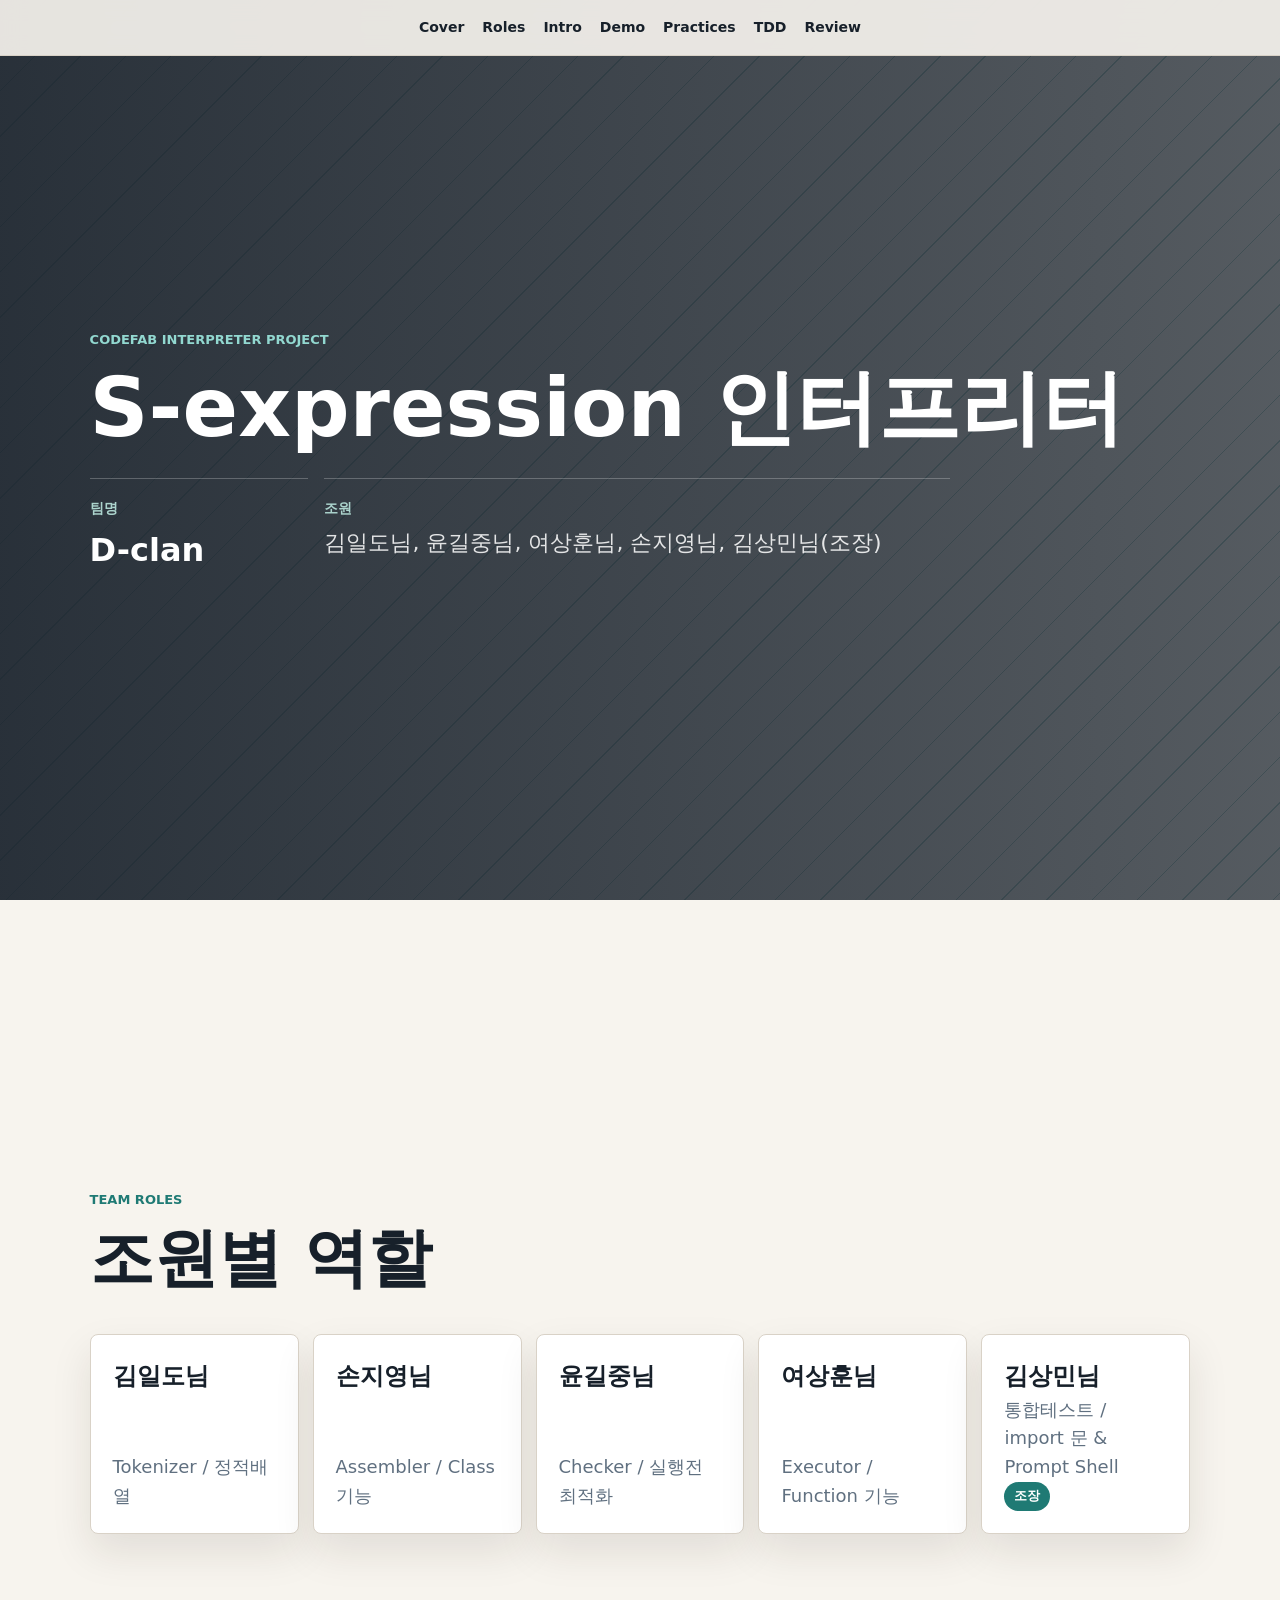
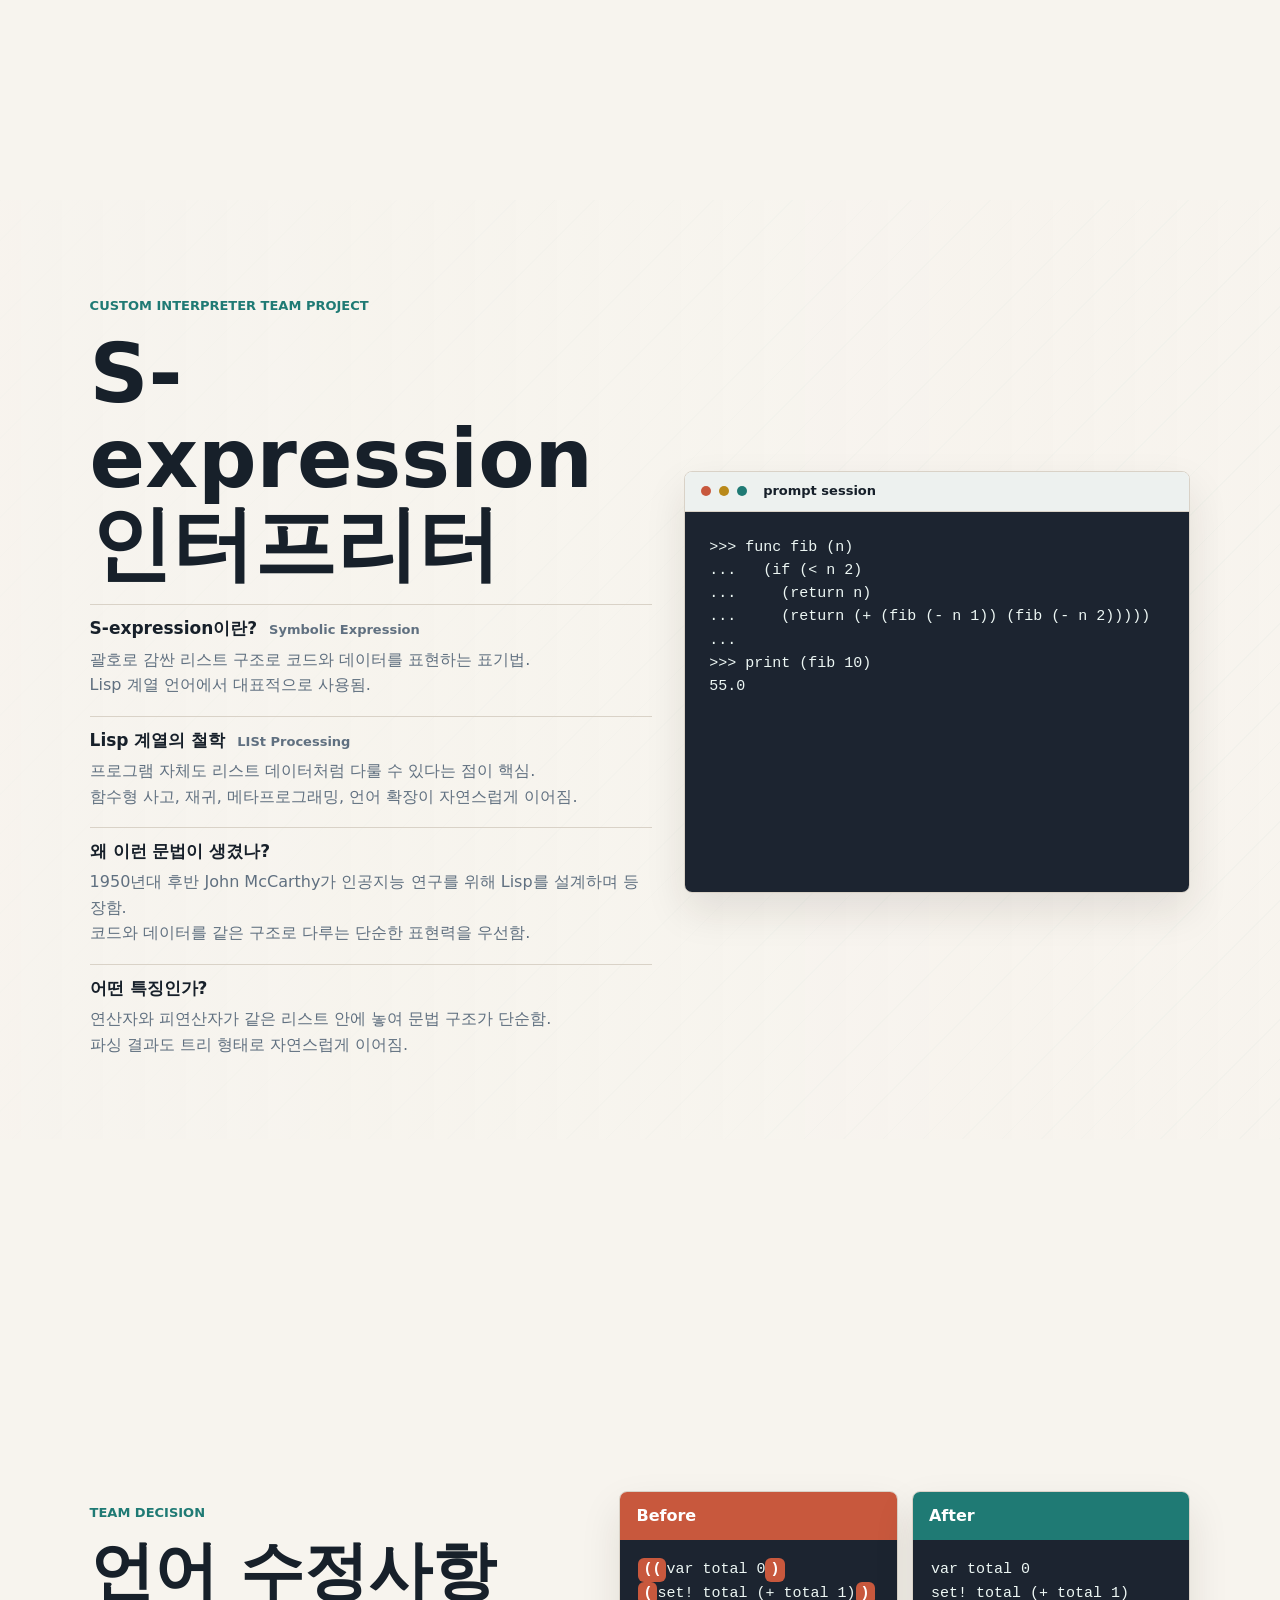
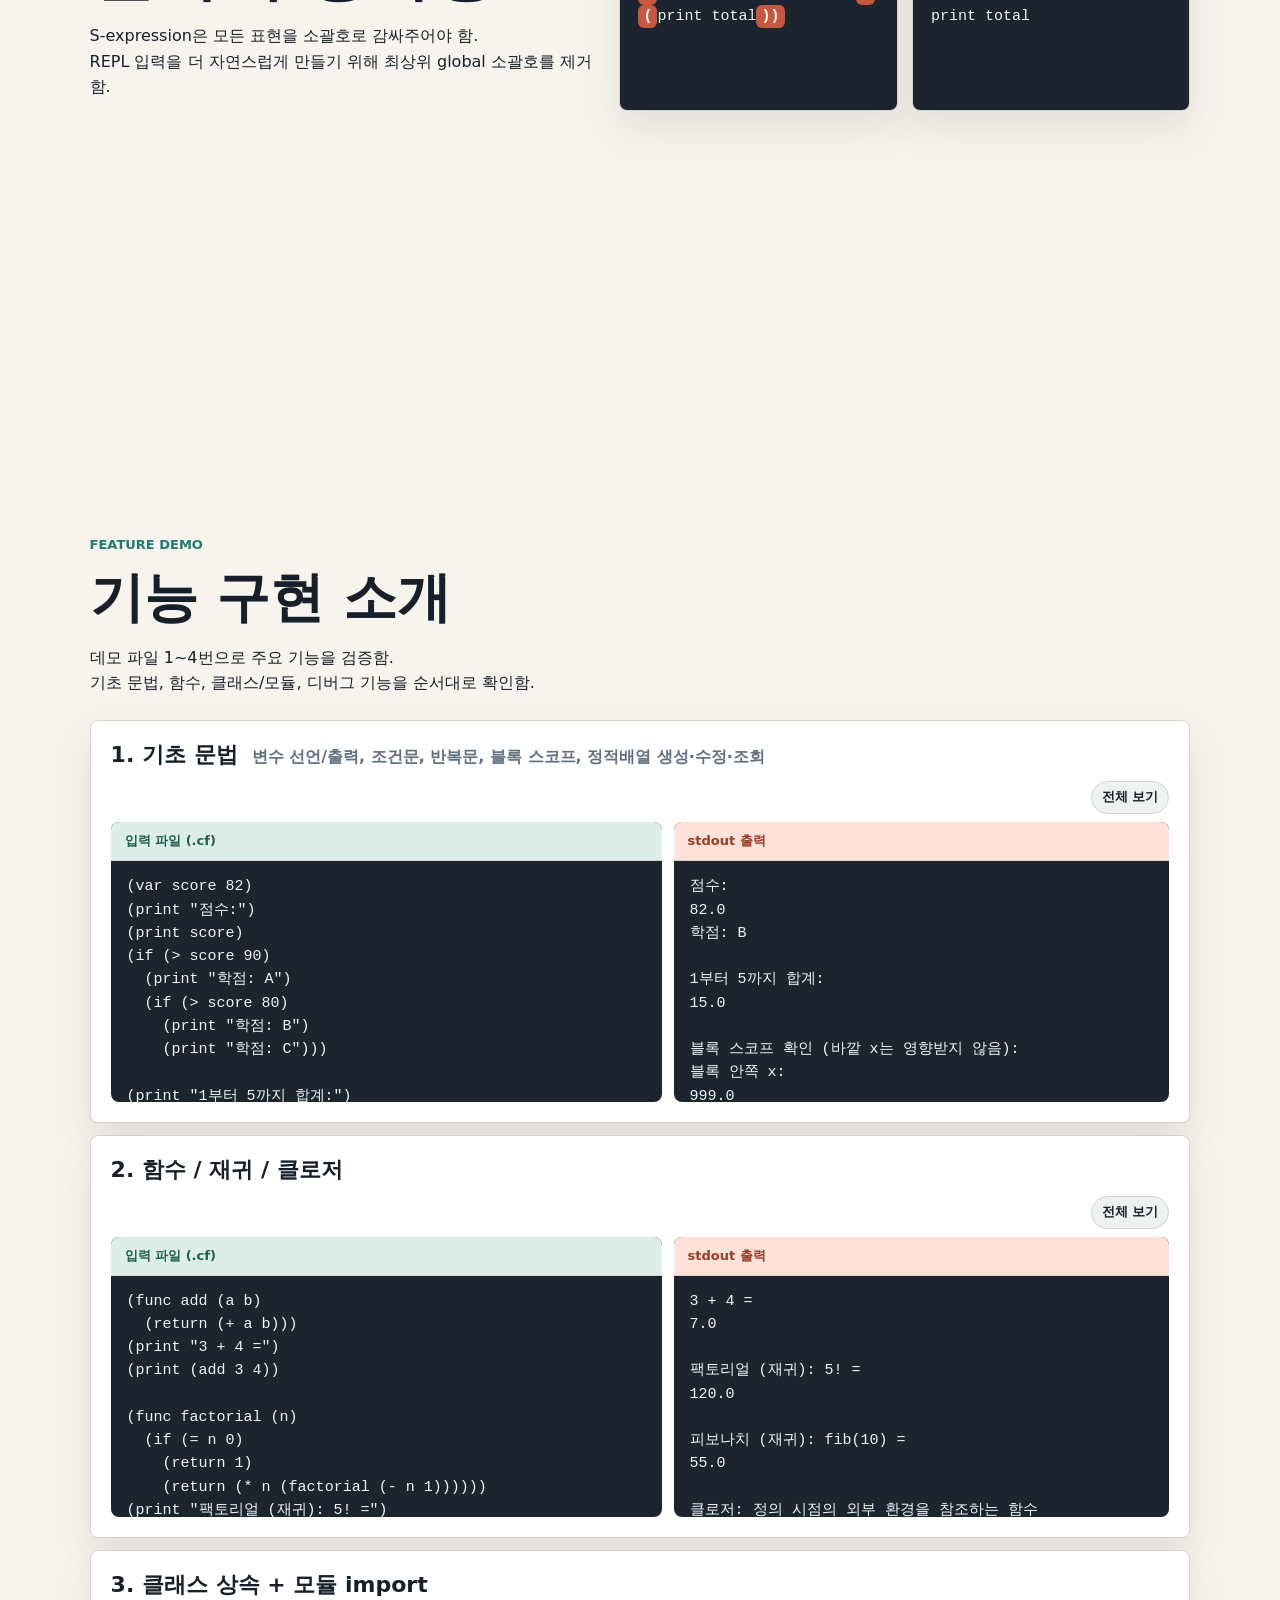
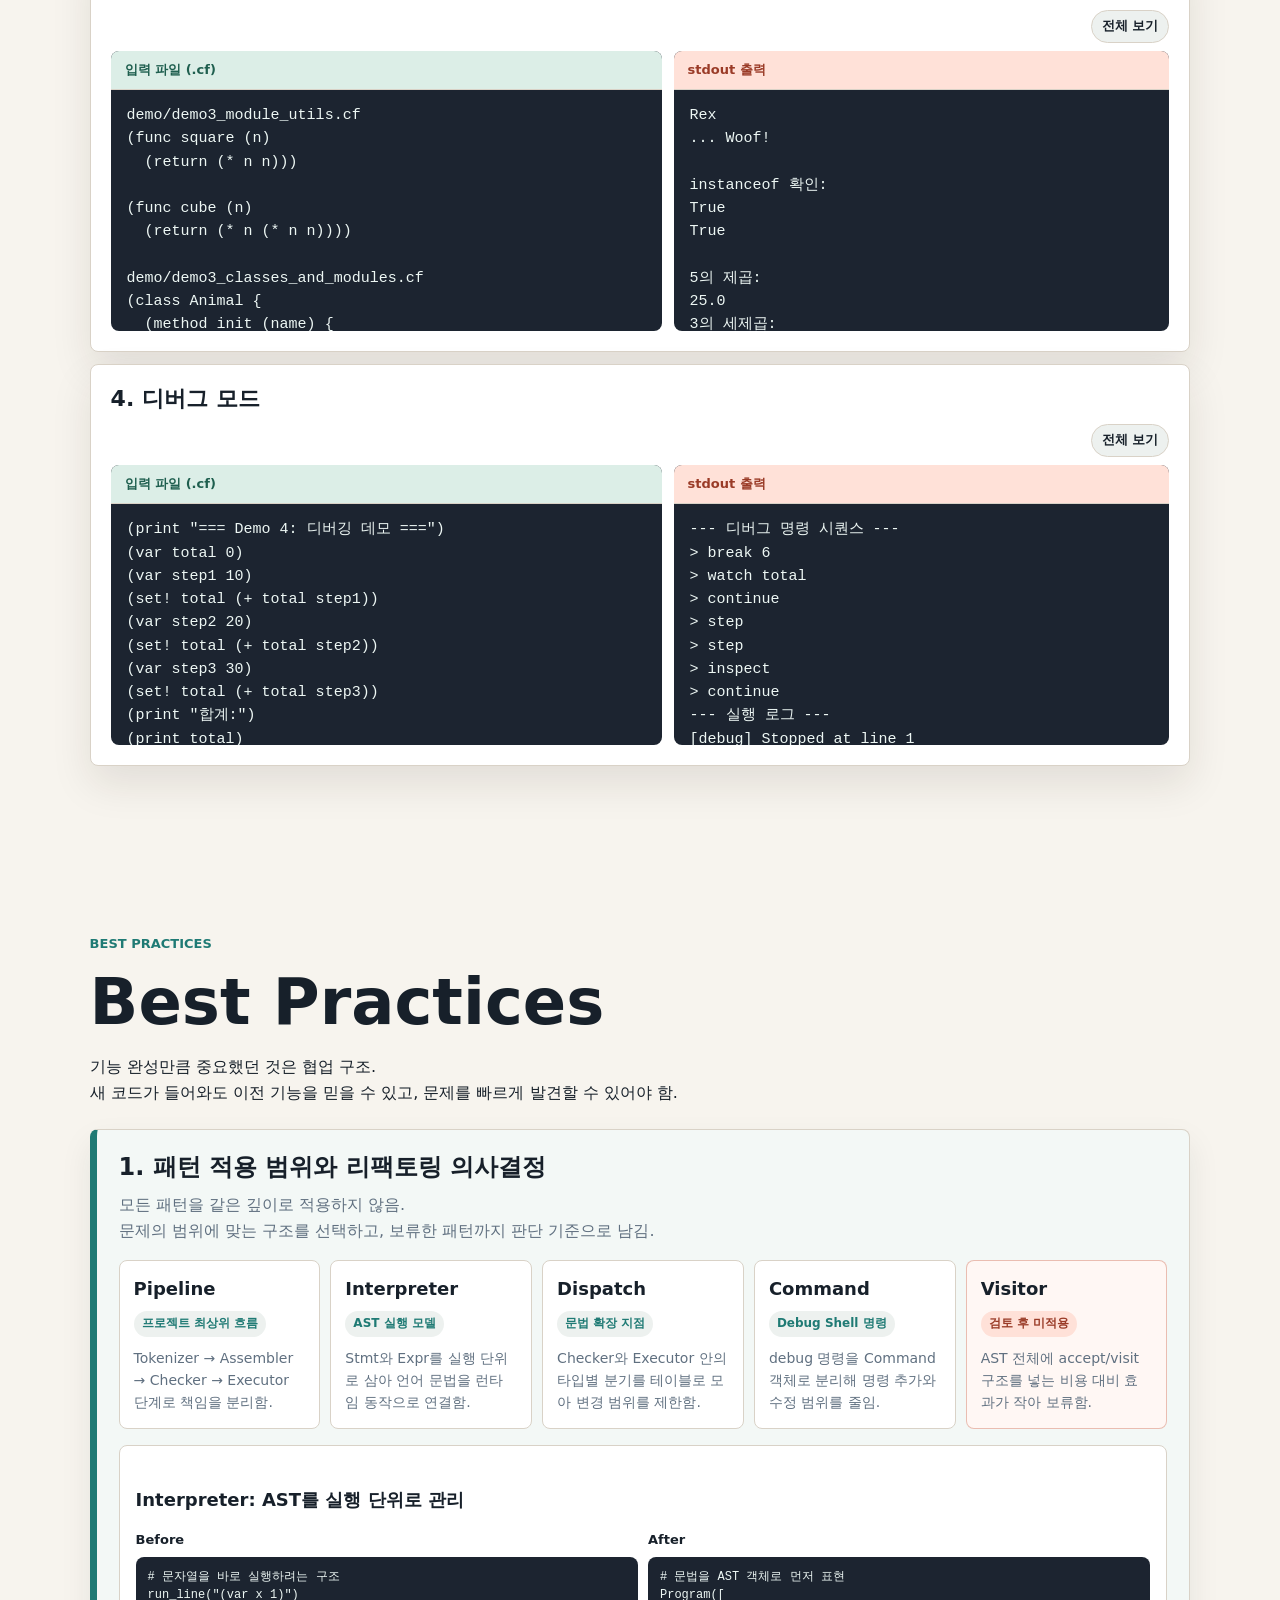
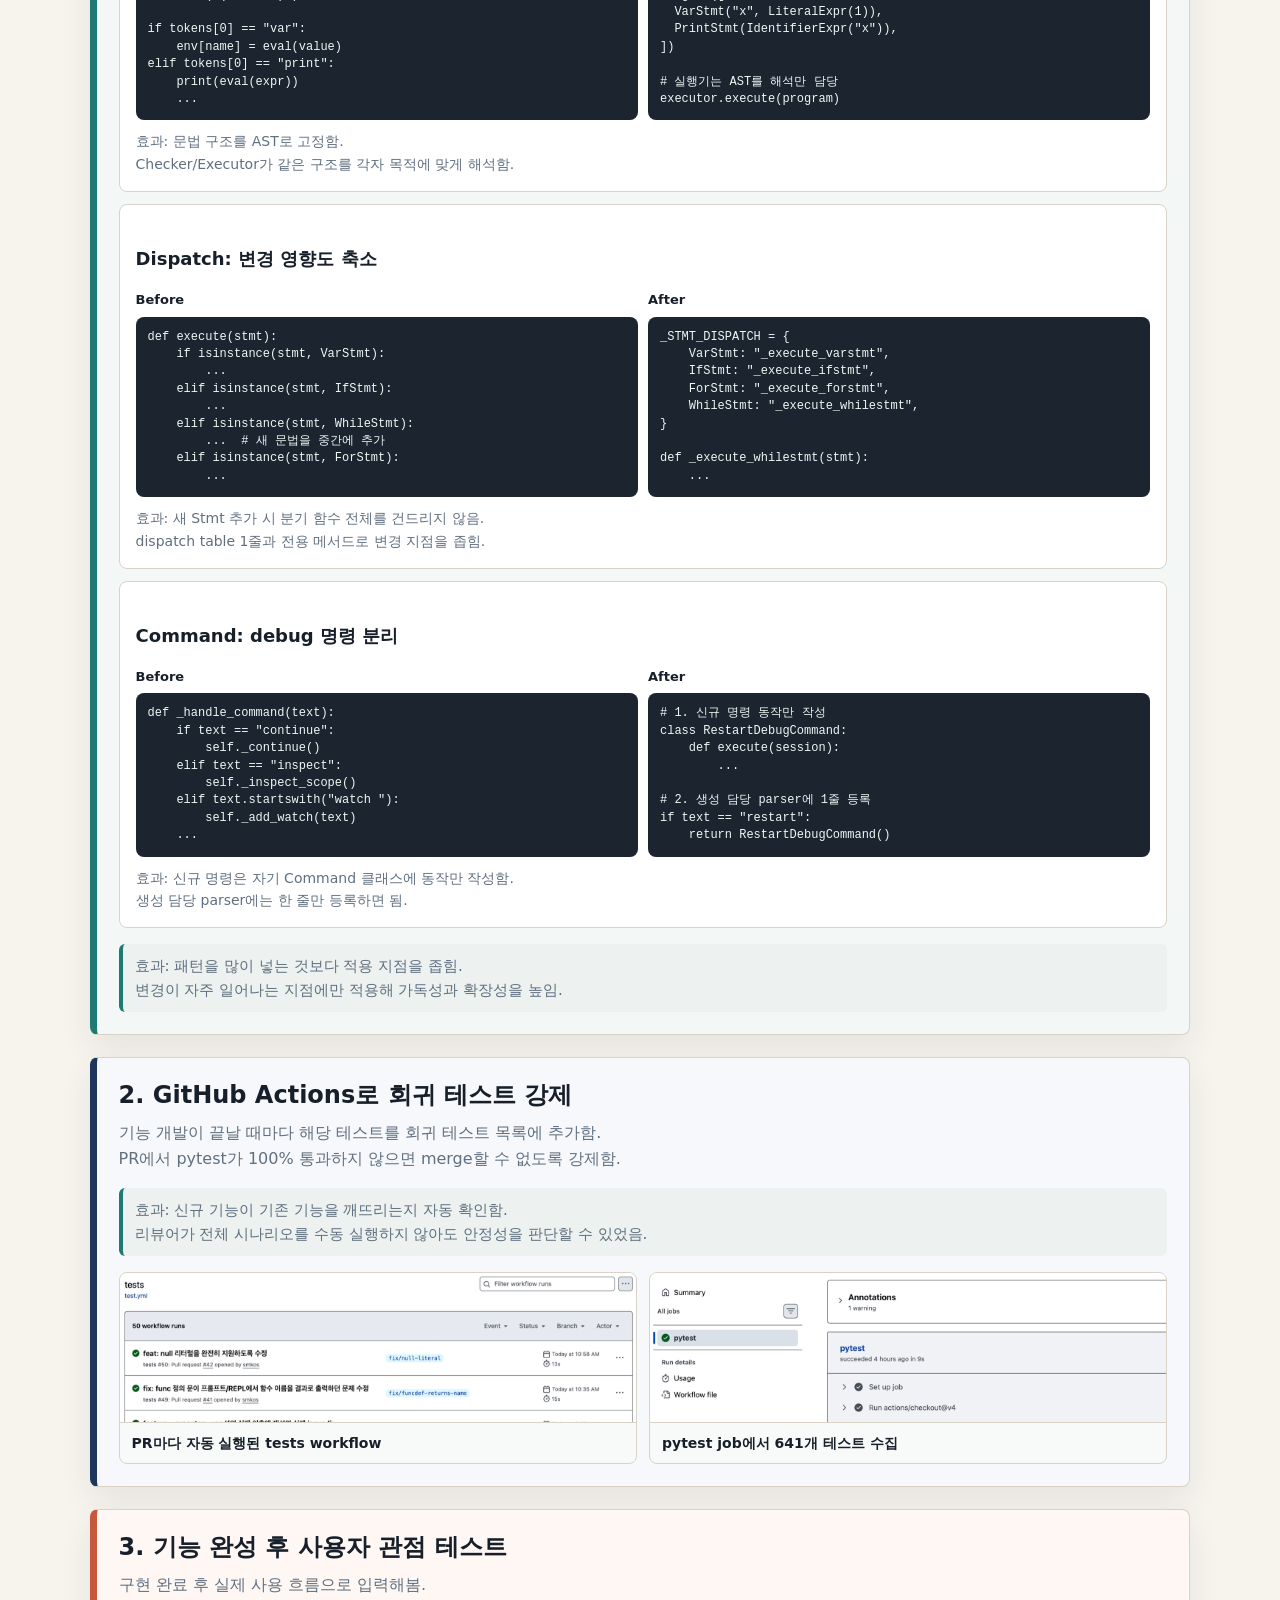
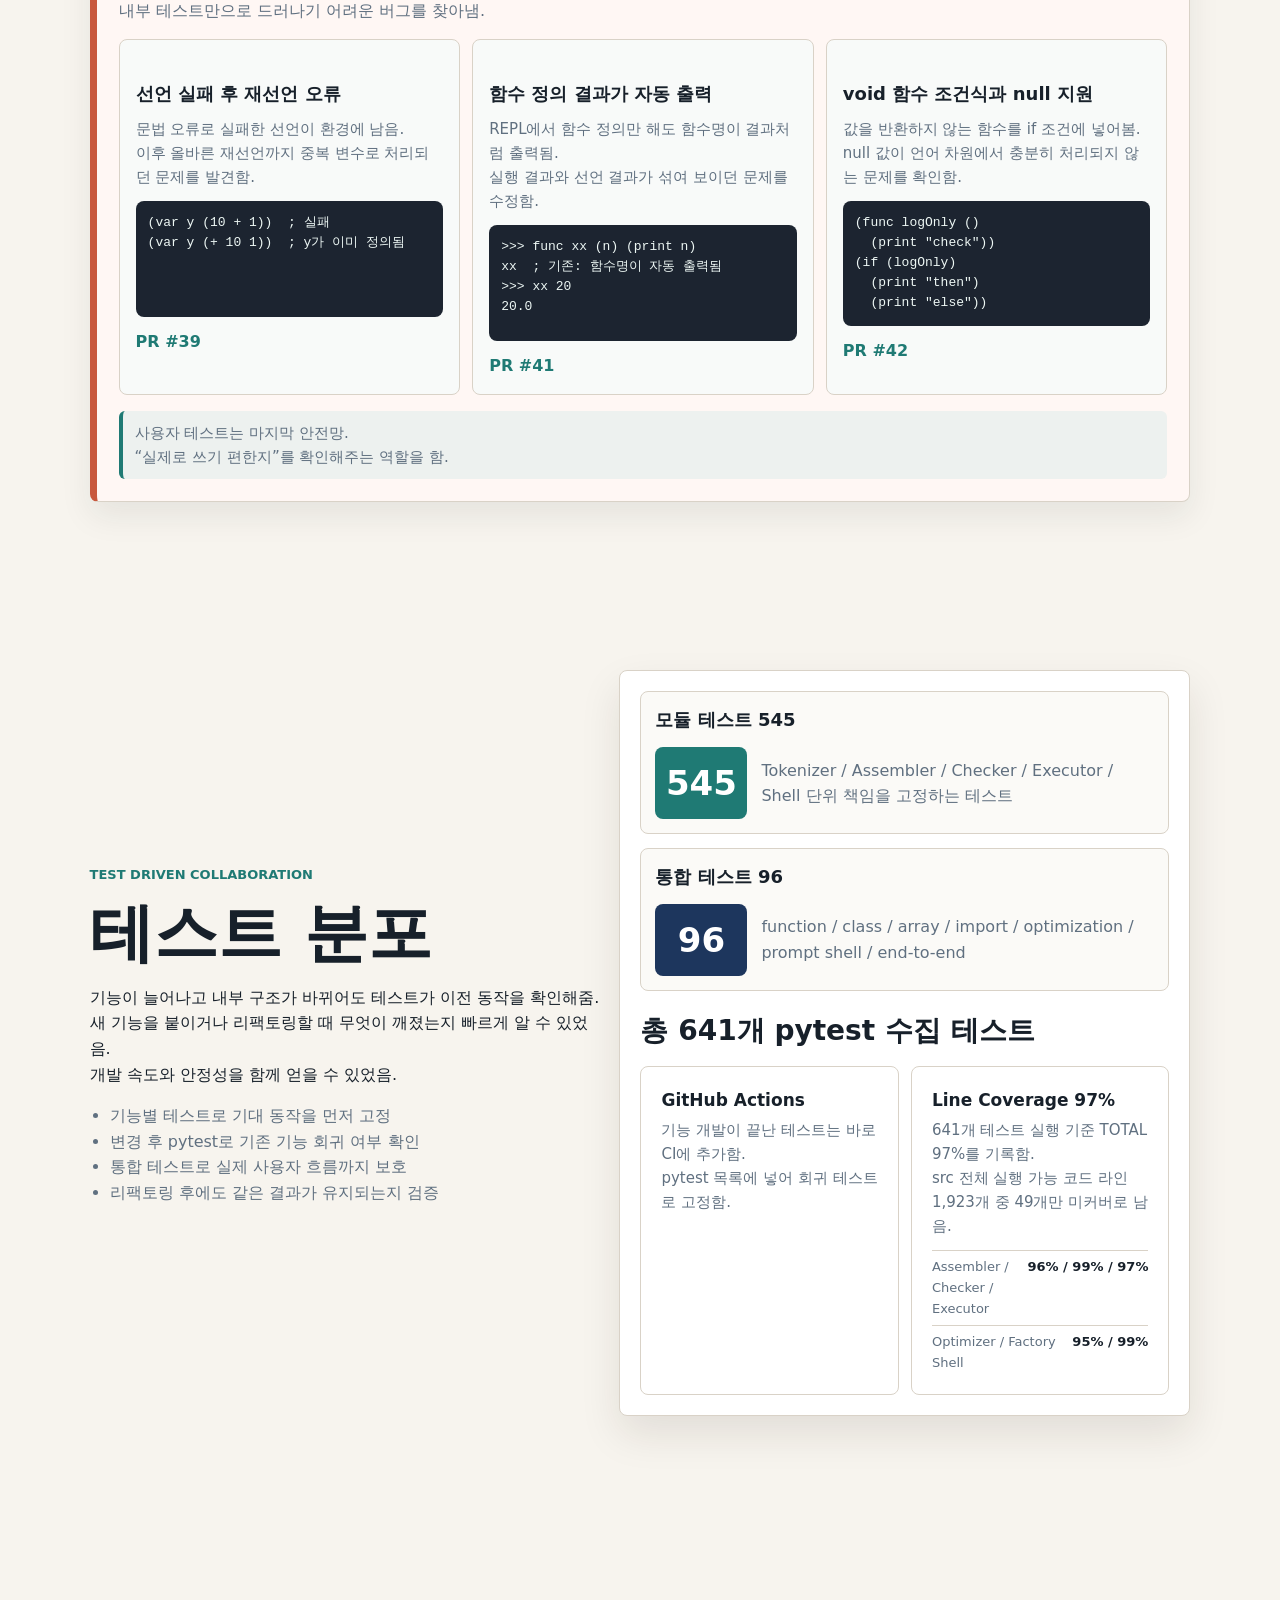
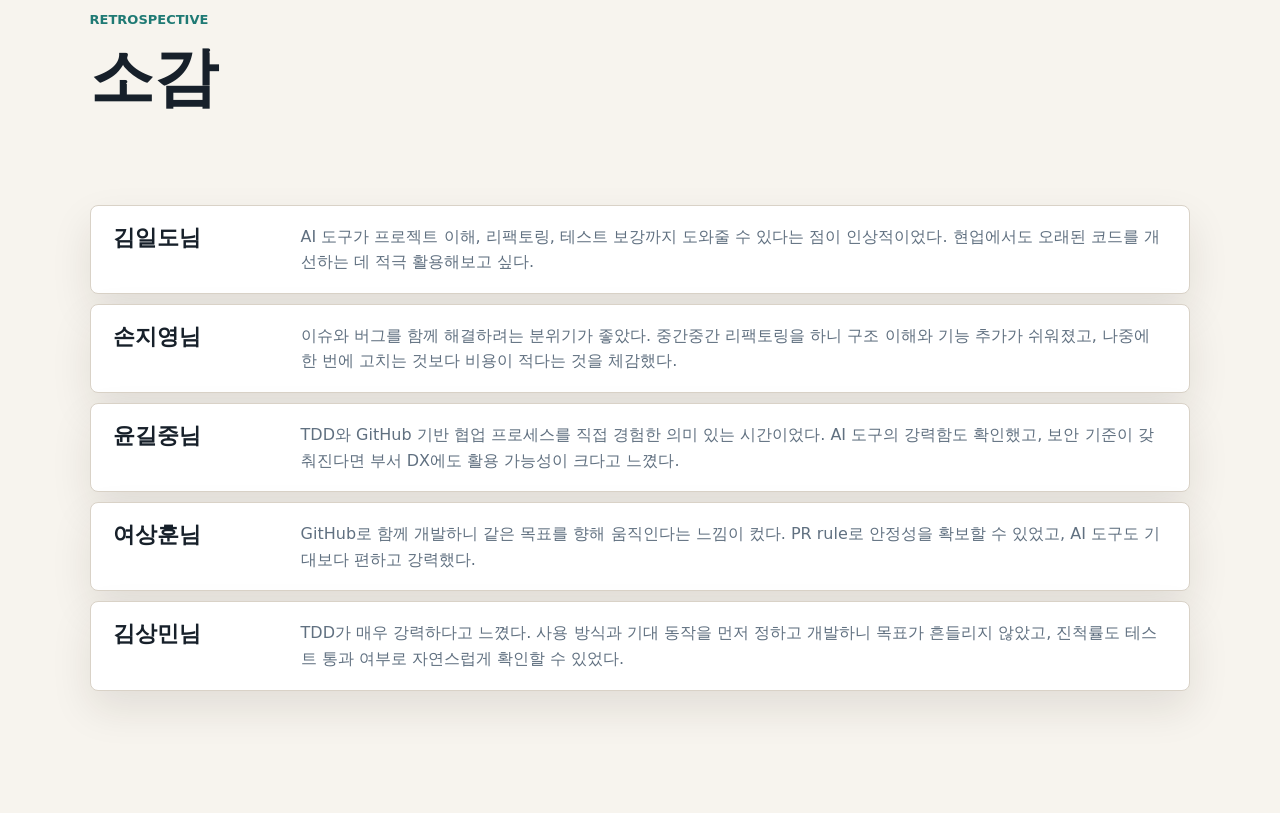
<file: docs/index.html>
<!doctype html>
<html lang="ko">
  <head>
    <meta charset="utf-8" />
    <meta name="viewport" content="width=device-width, initial-scale=1" />
    <title>S-expression 인터프리터</title>
    <link rel="stylesheet" href="./styles.css" />
  </head>
  <body>
    <header class="site-nav" aria-label="presentation navigation">
      <a href="#cover">Cover</a>
      <a href="#roles">Roles</a>
      <a href="#intro">Intro</a>
      <a href="#demo">Demo</a>
      <a href="#refactor">Practices</a>
      <a href="#tdd">TDD</a>
      <a href="#future">Review</a>
    </header>

    <main>
      <section class="cover section" id="cover">
        <div class="cover-copy">
          <p class="eyebrow">CodeFab Interpreter Project</p>
          <h1>S-expression 인터프리터</h1>
          <div class="cover-meta" aria-label="team information">
            <div>
              <span>팀명</span>
              <strong>D-clan</strong>
            </div>
            <div>
              <span>조원</span>
              <p>김일도님, 윤길중님, 여상훈님, 손지영님, 김상민님(조장)</p>
            </div>
          </div>
        </div>
      </section>

      <section class="section roles-section" id="roles">
        <div class="section-heading">
          <p class="eyebrow">Team Roles</p>
          <h2>조원별 역할</h2>
        </div>
        <div class="role-grid" aria-label="team member roles">
          <article>
            <strong>김일도님</strong>
            <p>Tokenizer / 정적배열</p>
          </article>
          <article>
            <strong>손지영님</strong>
            <p>Assembler / Class 기능</p>
          </article>
          <article>
            <strong>윤길중님</strong>
            <p>Checker / 실행전 최적화</p>
          </article>
          <article>
            <strong>여상훈님</strong>
            <p>Executor / Function 기능</p>
          </article>
          <article>
            <strong>김상민님</strong>
            <p>통합테스트 / import 문 &amp; Prompt Shell</p>
            <span>조장</span>
          </article>
        </div>
      </section>

      <section class="hero section" id="intro">
        <div class="hero-copy">
          <p class="eyebrow">Custom Interpreter Team Project</p>
          <h1>S-expression 인터프리터</h1>
          <div class="intro-points" aria-label="S-expression introduction">
            <article>
              <strong>S-expression이란? <span class="term-note">Symbolic Expression</span></strong>
              <p>괄호로 감싼 리스트 구조로 코드와 데이터를 표현하는 표기법.<br />Lisp 계열 언어에서 대표적으로 사용됨.</p>
            </article>
            <article>
              <strong>Lisp 계열의 철학 <span class="term-note">LISt Processing</span></strong>
              <p>프로그램 자체도 리스트 데이터처럼 다룰 수 있다는 점이 핵심.<br />함수형 사고, 재귀, 메타프로그래밍, 언어 확장이 자연스럽게 이어짐.</p>
            </article>
            <article>
              <strong>왜 이런 문법이 생겼나?</strong>
              <p>1950년대 후반 John McCarthy가 인공지능 연구를 위해 Lisp를 설계하며 등장함.<br />코드와 데이터를 같은 구조로 다루는 단순한 표현력을 우선함.</p>
            </article>
            <article>
              <strong>어떤 특징인가?</strong>
              <p>연산자와 피연산자가 같은 리스트 안에 놓여 문법 구조가 단순함.<br />파싱 결과도 트리 형태로 자연스럽게 이어짐.</p>
            </article>
          </div>
        </div>
        <div class="code-stage" aria-label="S-expression code demo">
          <div class="code-window">
            <div class="window-bar">
              <span></span>
              <span></span>
              <span></span>
              <strong>prompt session</strong>
            </div>
            <pre><code>&gt;&gt;&gt; func fib (n)
...   (if (&lt; n 2)
...     (return n)
...     (return (+ (fib (- n 1)) (fib (- n 2)))))
...
&gt;&gt;&gt; print (fib 10)
55.0</code></pre>
          </div>
        </div>
      </section>

      <section class="section split" id="choice">
        <div>
          <p class="eyebrow">Team Decision</p>
          <h2>언어 수정사항</h2>
          <p>
            S-expression은 모든 표현을 소괄호로 감싸주어야 함.<br />
            REPL 입력을 더 자연스럽게 만들기 위해 최상위 global 소괄호를 제거함.
          </p>
        </div>
        <div class="comparison">
          <article class="snippet before">
            <h3>Before</h3>
            <pre><code><span class="global-paren">((</span>var total 0<span class="global-paren">)</span>
<span class="global-paren">(</span>set! total (+ total 1)<span class="global-paren">)</span>
<span class="global-paren">(</span>print total<span class="global-paren">))</span></code></pre>
          </article>
          <article class="snippet after">
            <h3>After</h3>
            <pre><code>var total 0
set! total (+ total 1)
print total</code></pre>
          </article>
        </div>
      </section>

      <section class="section" id="demo">
        <div class="section-heading">
          <p class="eyebrow">Feature Demo</p>
          <h2>기능 구현 소개</h2>
          <p>데모 파일 1~4번으로 주요 기능을 검증함.<br />기초 문법, 함수, 클래스/모듈, 디버그 기능을 순서대로 확인함.</p>
        </div>
        <div class="demo-pairs" aria-label="demo input and output pairs">
          <article>
            <div class="demo-title">
              <h3>1. 기초 문법</h3>
              <p>변수 선언/출력, 조건문, 반복문, 블록 스코프, 정적배열 생성·수정·조회</p>
            </div>
            <div class="io-pair">
              <pre><code>(var score 82)
(print "점수:")
(print score)
(if (&gt; score 90)
  (print "학점: A")
  (if (&gt; score 80)
    (print "학점: B")
    (print "학점: C")))

(print "1부터 5까지 합계:")
(var total 0)
(for i 1 6
  (set! total (+ total i)))
(print total)

(print "블록 스코프 확인 (바깥 x는 영향받지 않음):")
(var x 100)
{
  (var x 999)
  (print "블록 안쪽 x:")
  (print x)
}
(print "블록 바깥 x:")
(print x)

(print "배열: 점수 5개의 평균")
(var scores [5])
(set-index! scores 0 90)
(set-index! scores 1 85)
(set-index! scores 2 78)
(set-index! scores 3 92)
(set-index! scores 4 88)

(var sum 0)
(for i 0 5
  (set! sum (+ sum scores[i])))
(print (/ sum 5))</code></pre>
              <pre><code>점수:
82.0
학점: B

1부터 5까지 합계:
15.0

블록 스코프 확인 (바깥 x는 영향받지 않음):
블록 안쪽 x:
999.0
블록 바깥 x:
100.0

배열: 점수 5개의 평균
86.6</code></pre>
            </div>
          </article>
          <article>
            <h3>2. 함수 / 재귀 / 클로저</h3>
            <div class="io-pair">
              <pre><code>(func add (a b)
  (return (+ a b)))
(print "3 + 4 =")
(print (add 3 4))

(func factorial (n)
  (if (= n 0)
    (return 1)
    (return (* n (factorial (- n 1))))))
(print "팩토리얼 (재귀): 5! =")
(print (factorial 5))

(func fib (n)
  (if (&lt; n 2)
    (return n)
    (return (+ (fib (- n 1)) (fib (- n 2))))))
(print "피보나치 (재귀): fib(10) =")
(print (fib 10))

(var base 10)
(func addBase (x)
  (return (+ base x)))
(print "클로저: 정의 시점의 외부 환경을 참조하는 함수")
(print (addBase 5))</code></pre>
              <pre><code>3 + 4 =
7.0

팩토리얼 (재귀): 5! =
120.0

피보나치 (재귀): fib(10) =
55.0

클로저: 정의 시점의 외부 환경을 참조하는 함수
15.0</code></pre>
            </div>
          </article>
          <article>
            <h3>3. 클래스 상속 + 모듈 import</h3>
            <div class="io-pair">
              <pre><code>demo/demo3_module_utils.cf
(func square (n)
  (return (* n n)))

(func cube (n)
  (return (* n (* n n))))

demo/demo3_classes_and_modules.cf
(class Animal {
  (method init (name) {
    (set-field! This name name)
  })
  (method speak () {
    (return "...")
  })
  (method describe () {
    (print (get-field This name))
    (print (This.speak))
  })
})

(class Dog : Animal {
  (method speak () {
    (return (+ (Super.speak) " Woof!"))
  })
})

(var d (Dog "Rex"))
(d.describe)

(print "instanceof 확인:")
(print (instanceof d Dog))
(print (instanceof d Animal))

(import "demo/demo3_module_utils.cf" alias util)
(print "5의 제곱:")
(print (util.square 5))
(print "3의 세제곱:")
(print (util.cube 3))</code></pre>
              <pre><code>Rex
... Woof!

instanceof 확인:
True
True

5의 제곱:
25.0
3의 세제곱:
27.0</code></pre>
            </div>
          </article>
          <article>
            <h3>4. 디버그 모드</h3>
            <div class="io-pair">
              <pre><code>(print "=== Demo 4: 디버깅 데모 ===")
(var total 0)
(var step1 10)
(set! total (+ total step1))
(var step2 20)
(set! total (+ total step2))
(var step3 30)
(set! total (+ total step3))
(print "합계:")
(print total)</code></pre>
              <pre><code>--- 디버그 명령 시퀀스 ---
&gt; break 6
&gt; watch total
&gt; continue
&gt; step
&gt; step
&gt; inspect
&gt; continue
--- 실행 로그 ---
[debug] Stopped at line 1
[debug] Breakpoint set at line 6
[debug] Watch total: &lt;undefined&gt;
[debug] === Demo 4: 디버깅 데모 ===
[debug] Stopped at line 7
[debug] Watch total: 30.0
[debug] Stopped at line 8
[debug] Watch total: 30.0
[debug] Stopped at line 9
[debug] Watch total: 60.0
[debug] step1 = 10.0
[debug] step2 = 20.0
[debug] step3 = 30.0
[debug] total = 60.0
[debug] 합계:
[debug] 60.0
[debug] Program finished
[debug] Watch total: 60.0</code></pre>
            </div>
          </article>
        </div>
      </section>

      <section class="section" id="refactor">
        <div class="section-heading">
          <p class="eyebrow">Best Practices</p>
          <h2>Best Practices</h2>
          <p>
            기능 완성만큼 중요했던 것은 협업 구조.<br />
            새 코드가 들어와도 이전 기능을 믿을 수 있고, 문제를 빠르게 발견할 수 있어야 함.
          </p>
        </div>

        <div class="practice-grid">
          <article class="practice-item">
            <h3>1. 패턴 적용 범위와 리팩토링 의사결정</h3>
            <p>
              모든 패턴을 같은 깊이로 적용하지 않음.<br />
              문제의 범위에 맞는 구조를 선택하고, 보류한 패턴까지 판단 기준으로 남김.
            </p>

            <div class="pattern-scope-grid">
              <article>
                <strong>Pipeline</strong>
                <span>프로젝트 최상위 흐름</span>
                <p>Tokenizer → Assembler → Checker → Executor 단계로 책임을 분리함.</p>
              </article>
              <article>
                <strong>Interpreter</strong>
                <span>AST 실행 모델</span>
                <p>Stmt와 Expr를 실행 단위로 삼아 언어 문법을 런타임 동작으로 연결함.</p>
              </article>
              <article>
                <strong>Dispatch</strong>
                <span>문법 확장 지점</span>
                <p>Checker와 Executor 안의 타입별 분기를 테이블로 모아 변경 범위를 제한함.</p>
              </article>
              <article>
                <strong>Command</strong>
                <span>Debug Shell 명령</span>
                <p>debug 명령을 Command 객체로 분리해 명령 추가와 수정 범위를 줄임.</p>
              </article>
              <article class="pattern-decision">
                <strong>Visitor</strong>
                <span>검토 후 미적용</span>
                <p>AST 전체에 accept/visit 구조를 넣는 비용 대비 효과가 작아 보류함.</p>
              </article>
            </div>

            <div class="pattern-change-grid">
              <article>
                <h4>Interpreter: AST를 실행 단위로 관리</h4>
                <div class="mini-comparison">
                  <div>
                    <strong>Before</strong>
                    <pre><code># 문자열을 바로 실행하려는 구조
run_line("(var x 1)")

if tokens[0] == "var":
    env[name] = eval(value)
elif tokens[0] == "print":
    print(eval(expr))
    ...</code></pre>
                  </div>
                  <div>
                    <strong>After</strong>
                    <pre><code># 문법을 AST 객체로 먼저 표현
Program([
  VarStmt("x", LiteralExpr(1)),
  PrintStmt(IdentifierExpr("x")),
])

# 실행기는 AST를 해석만 담당
executor.execute(program)</code></pre>
                  </div>
                </div>
                <p class="change-impact">효과: 문법 구조를 AST로 고정함.<br />Checker/Executor가 같은 구조를 각자 목적에 맞게 해석함.</p>
              </article>
              <article>
                <h4>Dispatch: 변경 영향도 축소</h4>
                <div class="mini-comparison">
                  <div>
                    <strong>Before</strong>
                    <pre><code>def execute(stmt):
    if isinstance(stmt, VarStmt):
        ...
    elif isinstance(stmt, IfStmt):
        ...
    elif isinstance(stmt, WhileStmt):
        ...  # 새 문법을 중간에 추가
    elif isinstance(stmt, ForStmt):
        ...</code></pre>
                  </div>
                  <div>
                    <strong>After</strong>
                    <pre><code>_STMT_DISPATCH = {
    VarStmt: "_execute_varstmt",
    IfStmt: "_execute_ifstmt",
    ForStmt: "_execute_forstmt",
    WhileStmt: "_execute_whilestmt",
}

def _execute_whilestmt(stmt):
    ...</code></pre>
                  </div>
                </div>
                <p class="change-impact">효과: 새 Stmt 추가 시 분기 함수 전체를 건드리지 않음.<br />dispatch table 1줄과 전용 메서드로 변경 지점을 좁힘.</p>
              </article>
              <article>
                <h4>Command: debug 명령 분리</h4>
                <div class="mini-comparison">
                  <div>
                    <strong>Before</strong>
                    <pre><code>def _handle_command(text):
    if text == "continue":
        self._continue()
    elif text == "inspect":
        self._inspect_scope()
    elif text.startswith("watch "):
        self._add_watch(text)
    ...</code></pre>
                  </div>
                  <div>
                    <strong>After</strong>
                    <pre><code># 1. 신규 명령 동작만 작성
class RestartDebugCommand:
    def execute(session):
        ...

# 2. 생성 담당 parser에 1줄 등록
if text == "restart":
    return RestartDebugCommand()</code></pre>
                  </div>
                </div>
                <p class="change-impact">효과: 신규 명령은 자기 Command 클래스에 동작만 작성함.<br />생성 담당 parser에는 한 줄만 등록하면 됨.</p>
              </article>
            </div>
            <p class="impact">효과: 패턴을 많이 넣는 것보다 적용 지점을 좁힘.<br />변경이 자주 일어나는 지점에만 적용해 가독성과 확장성을 높임.</p>
          </article>

          <article class="practice-item">
            <h3>2. GitHub Actions로 회귀 테스트 강제</h3>
            <p>
              기능 개발이 끝날 때마다 해당 테스트를 회귀 테스트 목록에 추가함.<br />
              PR에서 pytest가 100% 통과하지 않으면 merge할 수 없도록 강제함.
            </p>
            <p class="impact">효과: 신규 기능이 기존 기능을 깨뜨리는지 자동 확인함.<br />리뷰어가 전체 시나리오를 수동 실행하지 않아도 안정성을 판단할 수 있었음.</p>
            <div class="evidence-strip" aria-label="GitHub Actions regression test evidence">
              <figure>
                <img src="assets/github-actions-runs.png" alt="GitHub Actions workflow runs passed for recent pull requests">
                <figcaption>PR마다 자동 실행된 tests workflow</figcaption>
              </figure>
              <figure>
                <img src="assets/github-actions-pytest.png" alt="GitHub Actions pytest job succeeded and collected 641 tests">
                <figcaption>pytest job에서 641개 테스트 수집</figcaption>
              </figure>
            </div>
          </article>

          <article class="practice-item">
            <h3>3. 기능 완성 후 사용자 관점 테스트</h3>
            <p>
              구현 완료 후 실제 사용 흐름으로 입력해봄.<br />
              내부 테스트만으로 드러나기 어려운 버그를 찾아냄.
            </p>
            <div class="bug-case-grid">
              <article class="bug-case">
                <h4>선언 실패 후 재선언 오류</h4>
                <p>문법 오류로 실패한 선언이 환경에 남음.<br />이후 올바른 재선언까지 중복 변수로 처리되던 문제를 발견함.</p>
                <pre><code>(var y (10 + 1))  ; 실패
(var y (+ 10 1))  ; y가 이미 정의됨</code></pre>
                <a href="https://github.com/americanoshot5/custom_interpreter_d_clan/pull/39" target="_blank" rel="noreferrer">PR #39</a>
              </article>
              <article class="bug-case">
                <h4>함수 정의 결과가 자동 출력</h4>
                <p>REPL에서 함수 정의만 해도 함수명이 결과처럼 출력됨.<br />실행 결과와 선언 결과가 섞여 보이던 문제를 수정함.</p>
                <pre><code>&gt;&gt;&gt; func xx (n) (print n)
xx  ; 기존: 함수명이 자동 출력됨
&gt;&gt;&gt; xx 20
20.0</code></pre>
                <a href="https://github.com/americanoshot5/custom_interpreter_d_clan/pull/41" target="_blank" rel="noreferrer">PR #41</a>
              </article>
              <article class="bug-case">
                <h4>void 함수 조건식과 null 지원</h4>
                <p>값을 반환하지 않는 함수를 if 조건에 넣어봄.<br />null 값이 언어 차원에서 충분히 처리되지 않는 문제를 확인함.</p>
                <pre><code>(func logOnly ()
  (print "check"))
(if (logOnly)
  (print "then")
  (print "else"))</code></pre>
                <a href="https://github.com/americanoshot5/custom_interpreter_d_clan/pull/42" target="_blank" rel="noreferrer">PR #42</a>
              </article>
            </div>
            <p class="impact">사용자 테스트는 마지막 안전망.<br />“실제로 쓰기 편한지”를 확인해주는 역할을 함.</p>
          </article>
        </div>
      </section>

      <section class="section split" id="tdd">
        <div>
          <p class="eyebrow">Test Driven Collaboration</p>
          <h2>테스트 분포</h2>
          <p>
            기능이 늘어나고 내부 구조가 바뀌어도 테스트가 이전 동작을 확인해줌.<br />
            새 기능을 붙이거나 리팩토링할 때 무엇이 깨졌는지 빠르게 알 수 있었음.<br />
            개발 속도와 안정성을 함께 얻을 수 있었음.
          </p>
          <ul class="plain-list">
            <li>기능별 테스트로 기대 동작을 먼저 고정</li>
            <li>변경 후 pytest로 기존 기능 회귀 여부 확인</li>
            <li>통합 테스트로 실제 사용자 흐름까지 보호</li>
            <li>리팩토링 후에도 같은 결과가 유지되는지 검증</li>
          </ul>
        </div>
        <div class="test-panel">
          <div class="test-groups">
            <section>
              <h4>모듈 테스트 545</h4>
              <div class="summary-total module-total">
                <strong>545</strong>
                <span>Tokenizer / Assembler / Checker / Executor / Shell 단위 책임을 고정하는 테스트</span>
              </div>
            </section>
            <section>
              <h4>통합 테스트 96</h4>
              <div class="summary-total integration-total">
                <strong>96</strong>
                <span>function / class / array / import / optimization / prompt shell / end-to-end</span>
              </div>
            </section>
          </div>
          <p class="metric">총 641개 pytest 수집 테스트</p>
          <div class="quality-grid">
            <article>
              <strong>GitHub Actions</strong>
              <p>기능 개발이 끝난 테스트는 바로 CI에 추가함.<br />pytest 목록에 넣어 회귀 테스트로 고정함.</p>
            </article>
            <article>
              <strong>Line Coverage 97%</strong>
              <p>641개 테스트 실행 기준 TOTAL 97%를 기록함.<br />src 전체 실행 가능 코드 라인 1,923개 중 49개만 미커버로 남음.</p>
              <ul class="coverage-list">
                <li><span>Assembler / Checker / Executor</span><strong>96% / 99% / 97%</strong></li>
                <li><span>Optimizer / Factory Shell</span><strong>95% / 99%</strong></li>
              </ul>
            </article>
          </div>
        </div>
      </section>

      <section class="section" id="future">
        <div class="section-heading">
          <p class="eyebrow">Retrospective</p>
          <h2>소감</h2>
        </div>
        <div class="reflection-grid">
          <article>
            <h3>김일도님</h3>
            <p>AI 도구가 프로젝트 이해, 리팩토링, 테스트 보강까지 도와줄 수 있다는 점이 인상적이었다. 현업에서도 오래된 코드를 개선하는 데 적극 활용해보고 싶다.</p>
          </article>
          <article>
            <h3>손지영님</h3>
            <p>이슈와 버그를 함께 해결하려는 분위기가 좋았다. 중간중간 리팩토링을 하니 구조 이해와 기능 추가가 쉬워졌고, 나중에 한 번에 고치는 것보다 비용이 적다는 것을 체감했다.</p>
          </article>
          <article>
            <h3>윤길중님</h3>
            <p>TDD와 GitHub 기반 협업 프로세스를 직접 경험한 의미 있는 시간이었다. AI 도구의 강력함도 확인했고, 보안 기준이 갖춰진다면 부서 DX에도 활용 가능성이 크다고 느꼈다.</p>
          </article>
          <article>
            <h3>여상훈님</h3>
            <p>GitHub로 함께 개발하니 같은 목표를 향해 움직인다는 느낌이 컸다. PR rule로 안정성을 확보할 수 있었고, AI 도구도 기대보다 편하고 강력했다.</p>
          </article>
          <article class="lead-reflection">
            <h3>김상민님</h3>
            <p>TDD가 매우 강력하다고 느꼈다. 사용 방식과 기대 동작을 먼저 정하고 개발하니 목표가 흔들리지 않았고, 진척률도 테스트 통과 여부로 자연스럽게 확인할 수 있었다.</p>
          </article>
        </div>
      </section>
    </main>
    <script>
      document.querySelectorAll(".io-pair").forEach((pair) => {
        const button = document.createElement("button");
        button.type = "button";
        button.className = "io-expand-toggle";
        button.textContent = "전체 보기";
        button.addEventListener("click", () => {
          const expanded = pair.classList.toggle("is-expanded");
          pair.querySelectorAll("pre").forEach((pre) => {
            pre.classList.toggle("is-expanded", expanded);
          });
          button.textContent = expanded ? "접기" : "전체 보기";
        });
        pair.parentNode.insertBefore(button, pair);
      });
    </script>
  </body>
</html>
</file>
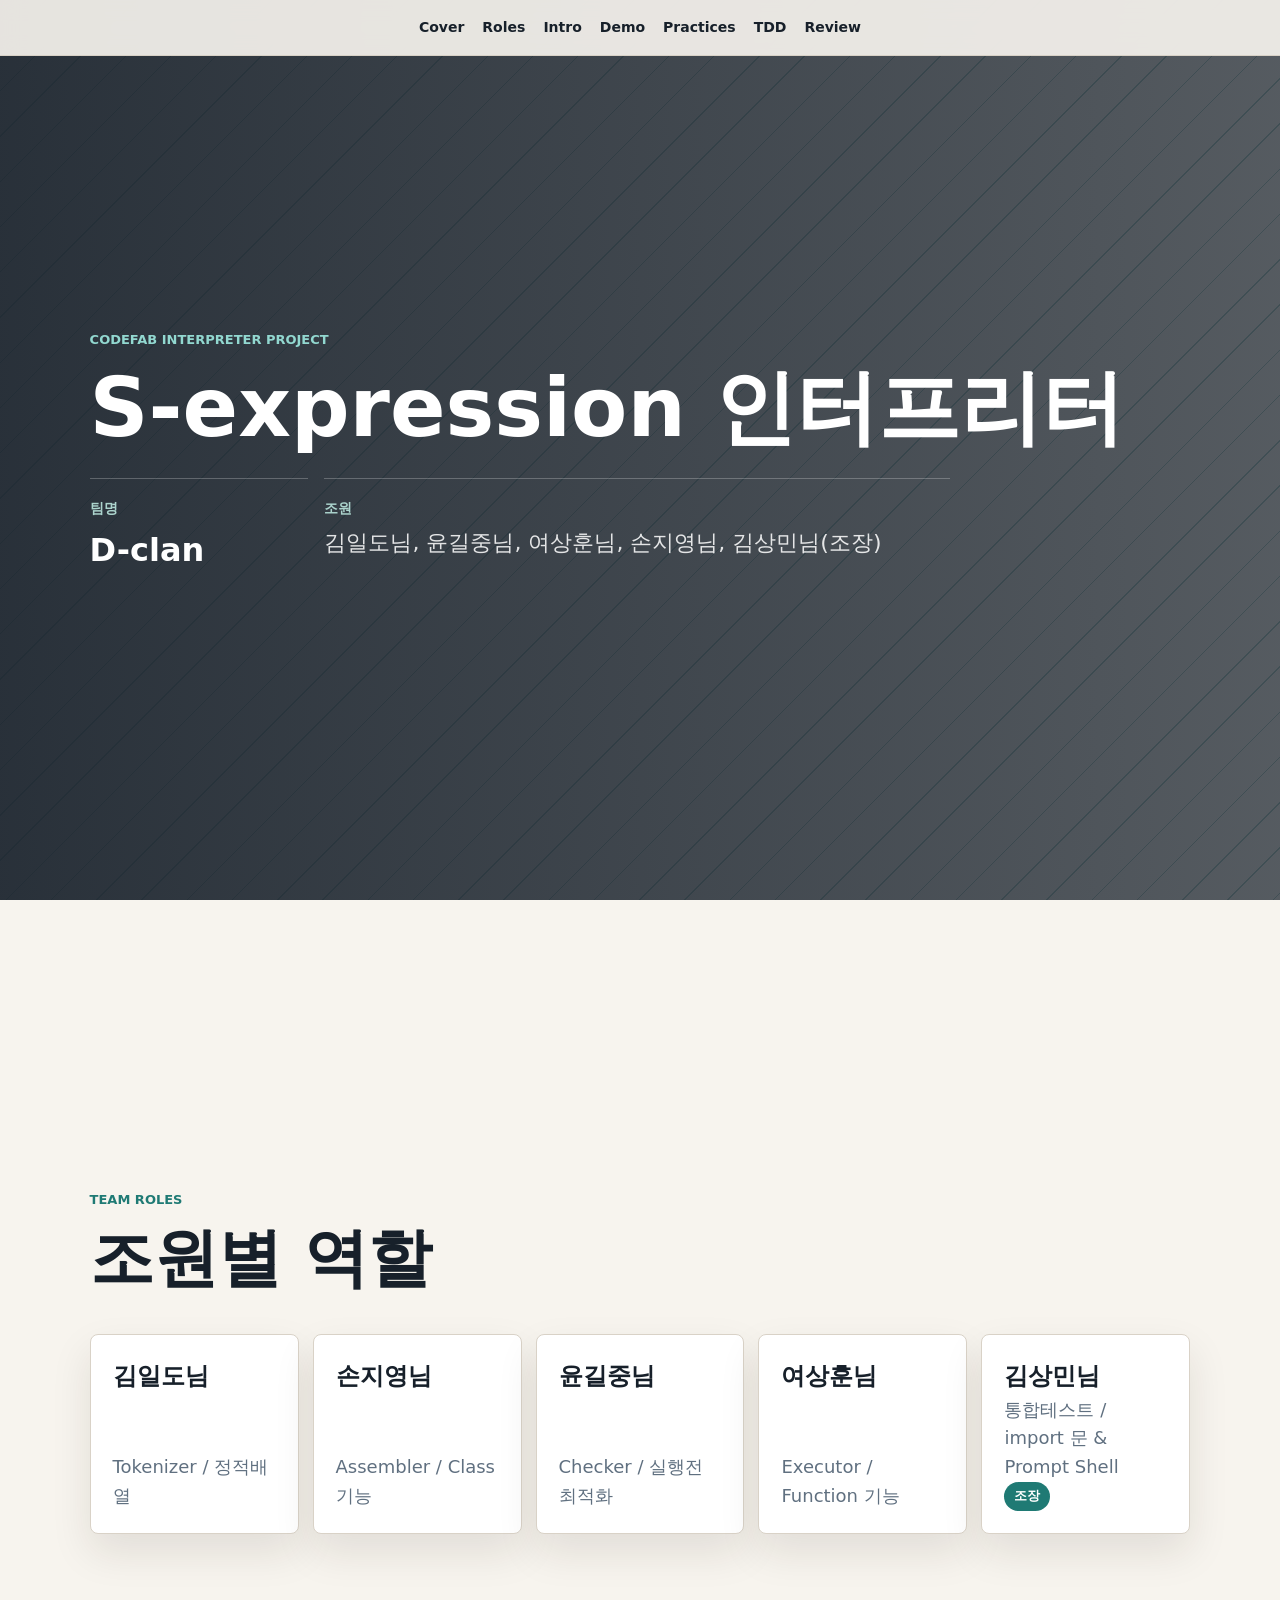
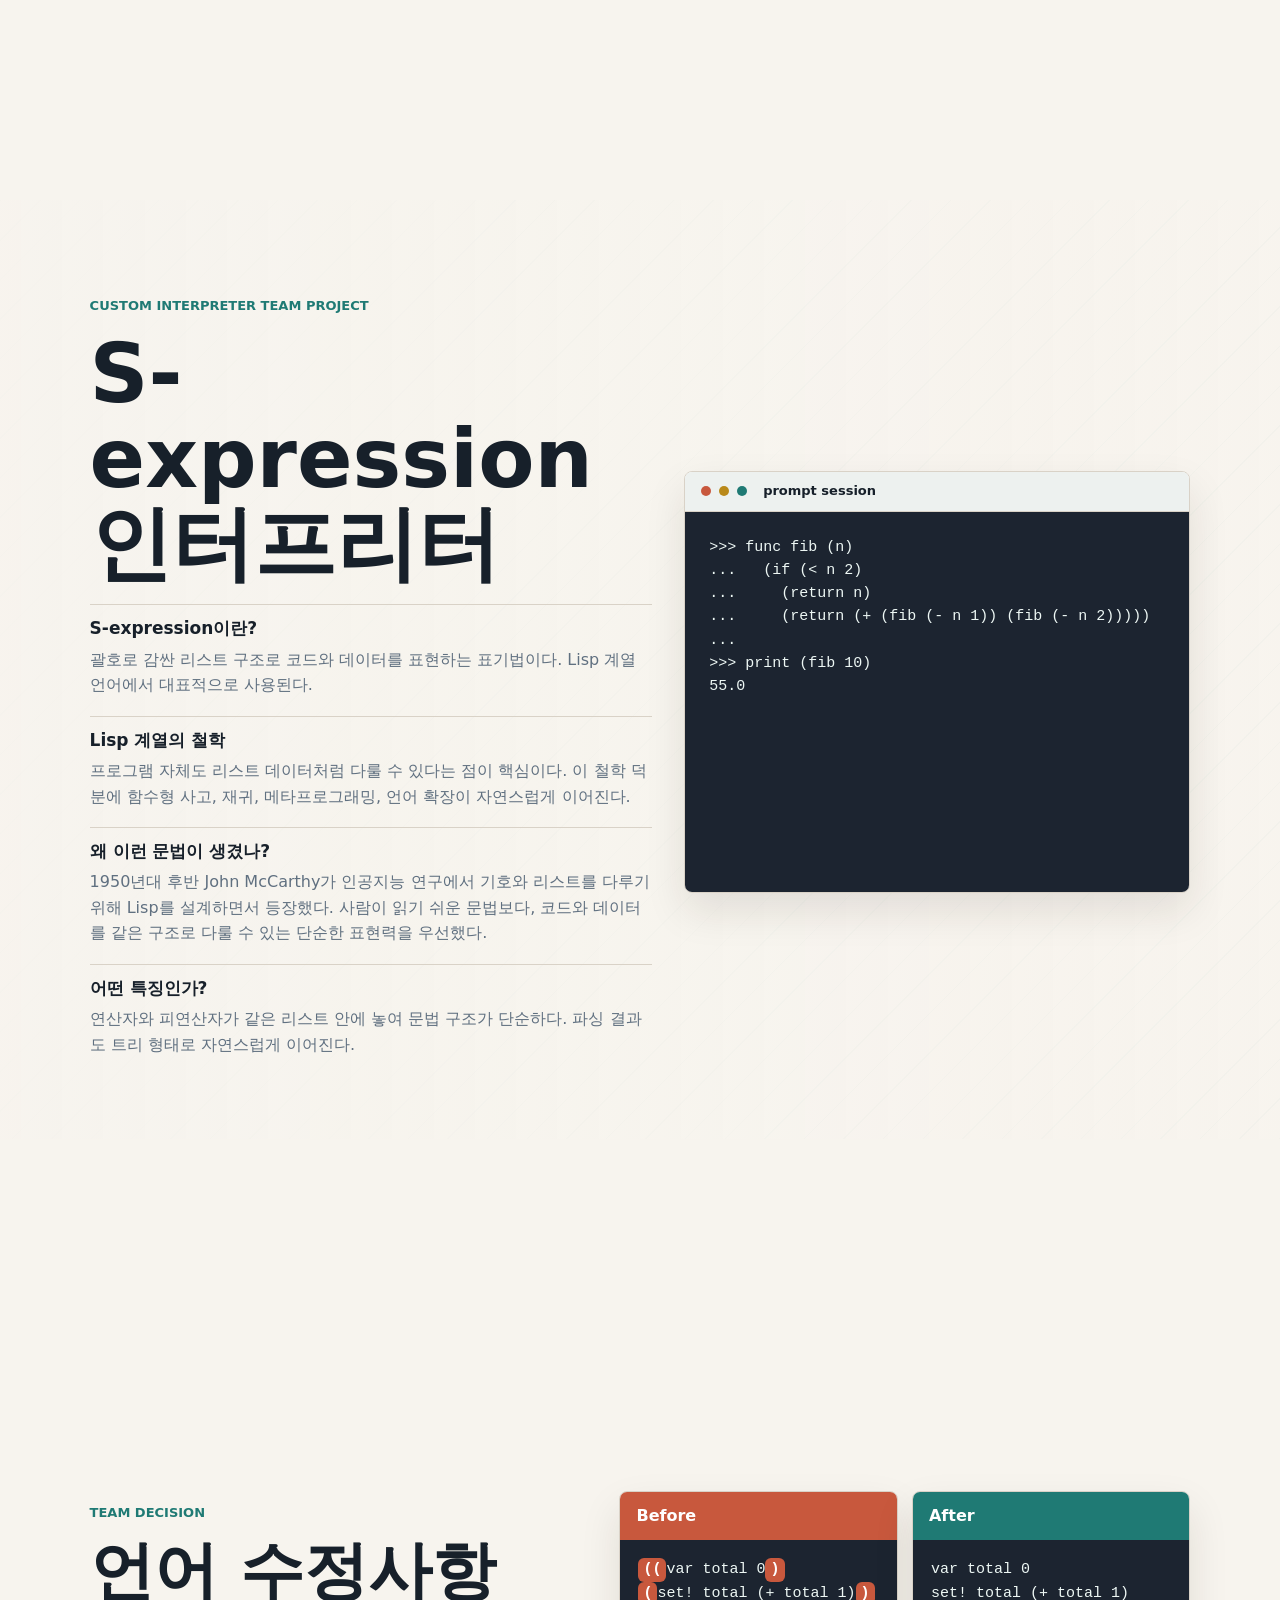
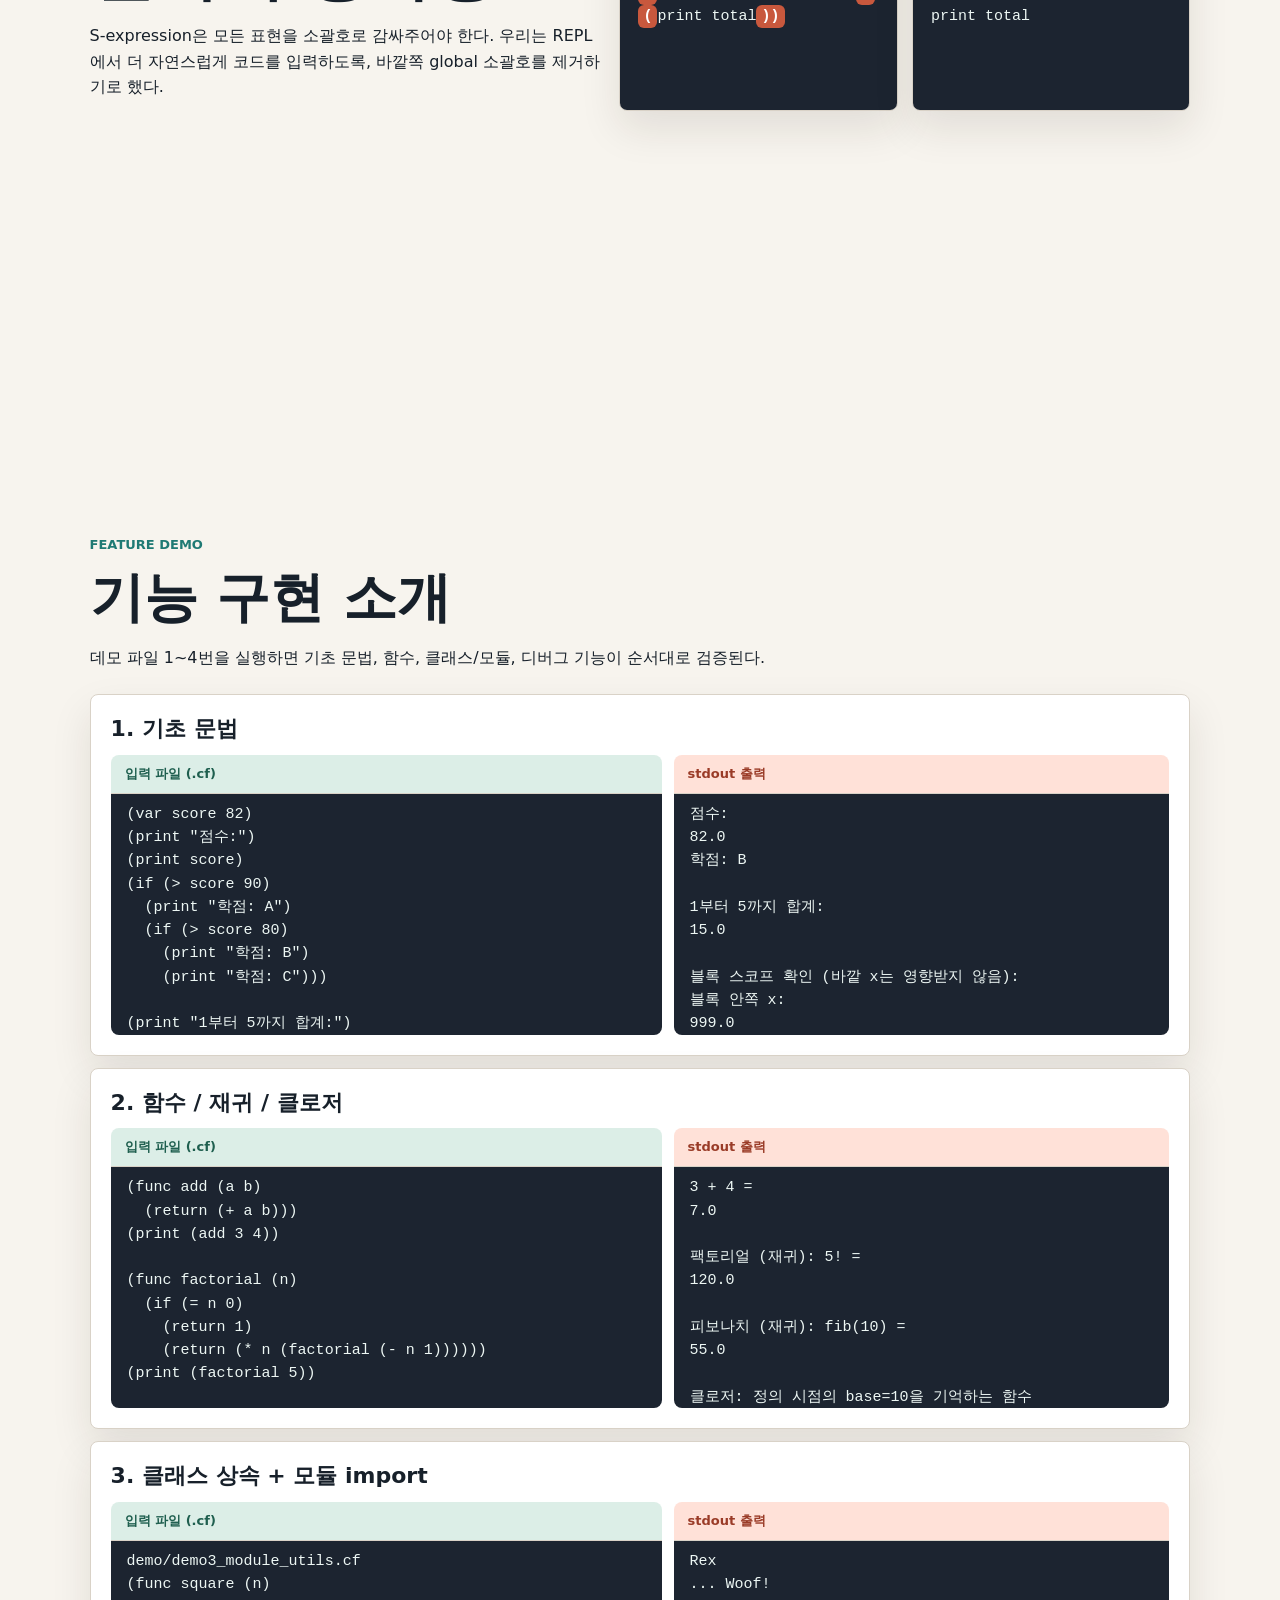
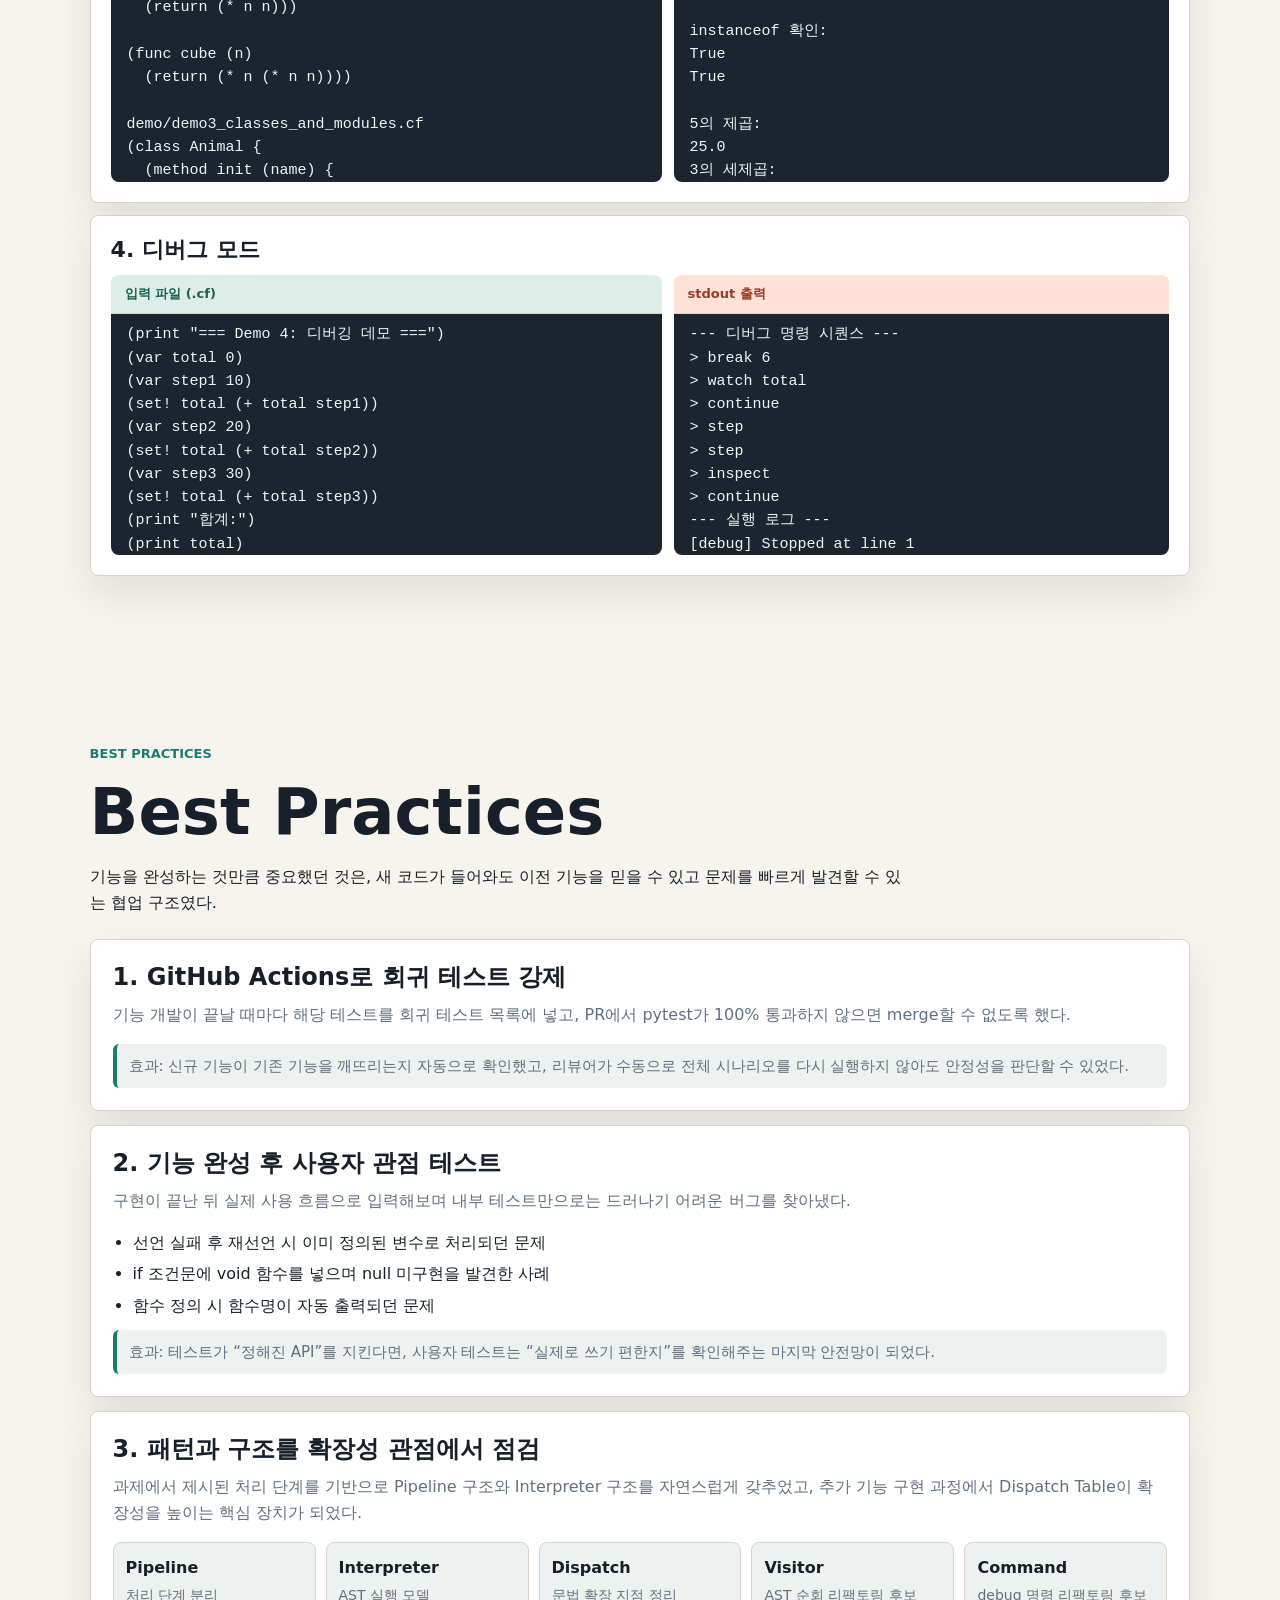
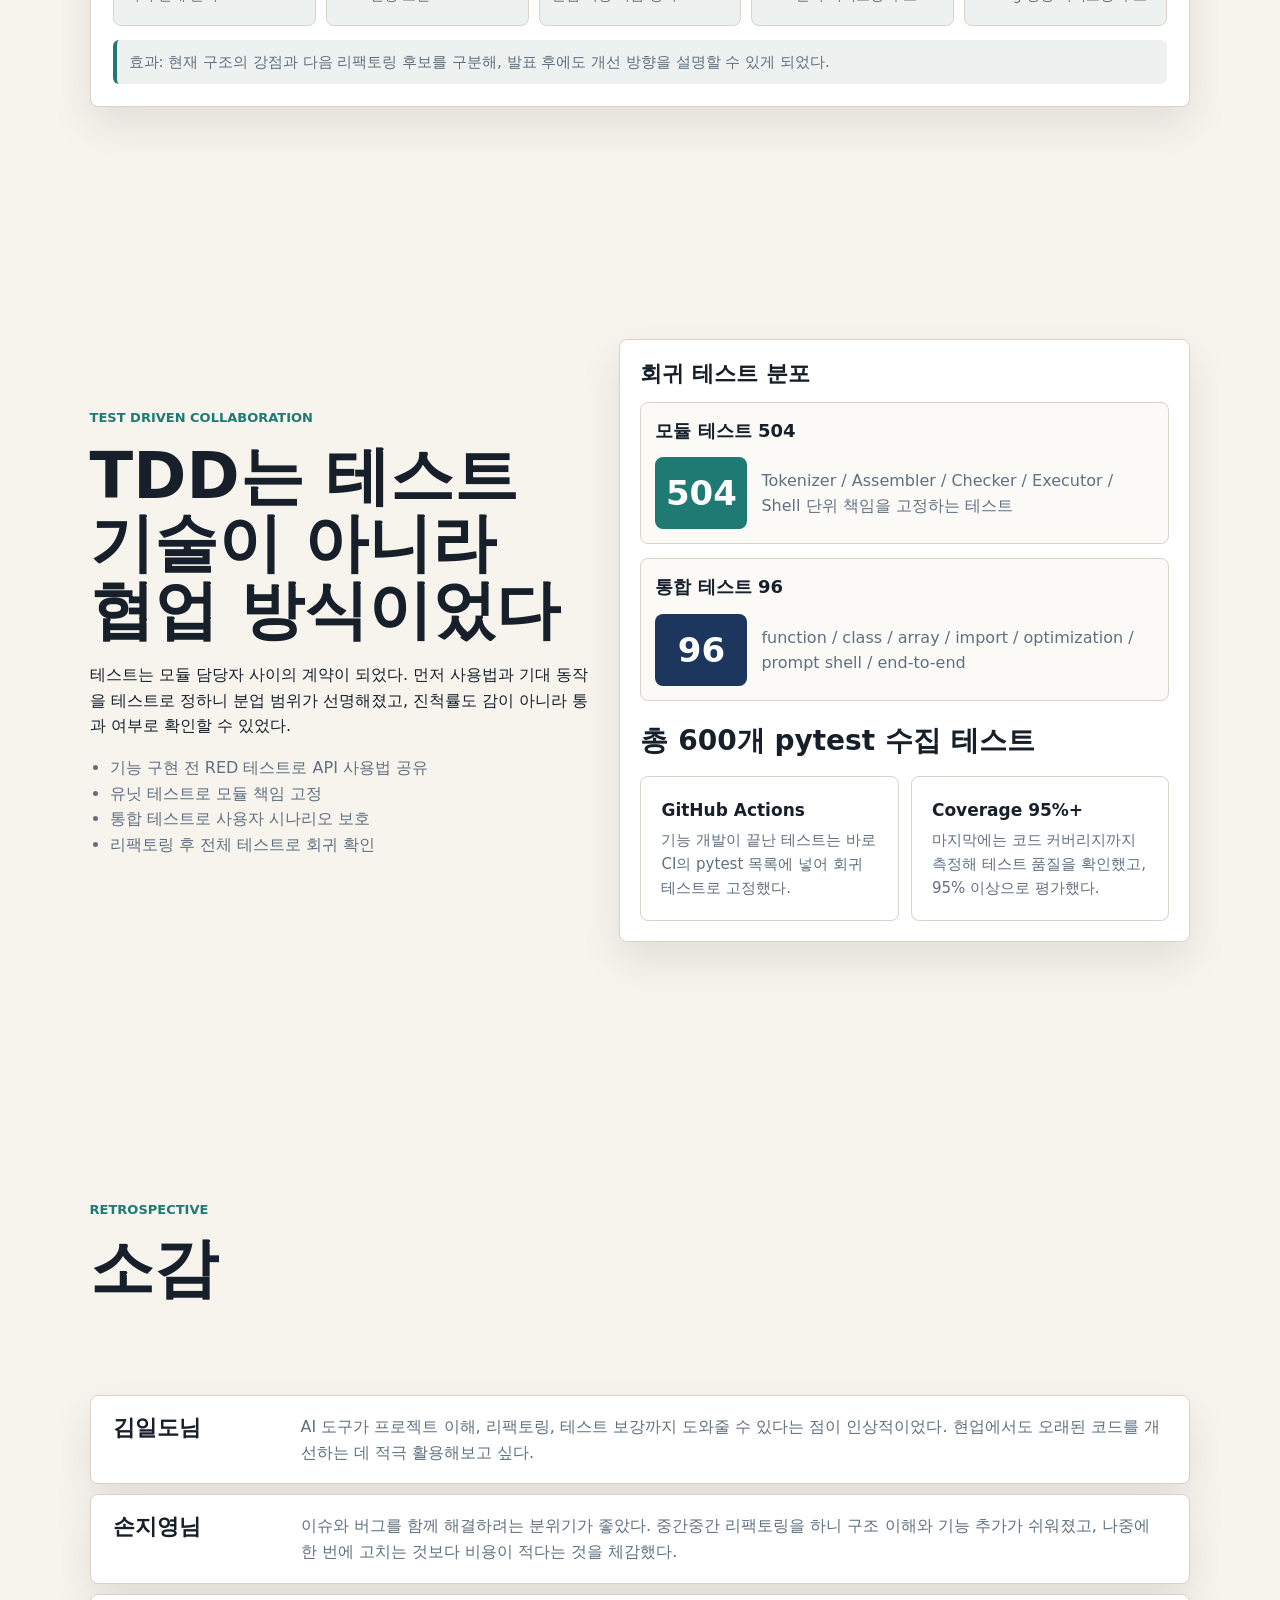
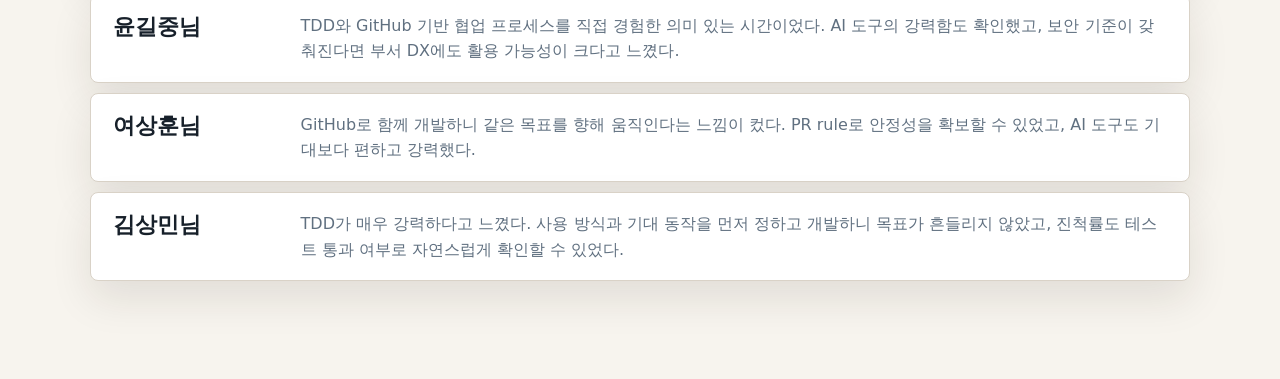
<file: docs/presentation/index.html>
<!doctype html>
<html lang="ko">
  <head>
    <meta charset="utf-8" />
    <meta name="viewport" content="width=device-width, initial-scale=1" />
    <title>S-expression 인터프리터</title>
    <link rel="stylesheet" href="./styles.css" />
  </head>
  <body>
    <header class="site-nav" aria-label="presentation navigation">
      <a href="#cover">Cover</a>
      <a href="#roles">Roles</a>
      <a href="#intro">Intro</a>
      <a href="#demo">Demo</a>
      <a href="#refactor">Practices</a>
      <a href="#tdd">TDD</a>
      <a href="#future">Review</a>
    </header>

    <main>
      <section class="cover section" id="cover">
        <div class="cover-copy">
          <p class="eyebrow">CodeFab Interpreter Project</p>
          <h1>S-expression 인터프리터</h1>
          <div class="cover-meta" aria-label="team information">
            <div>
              <span>팀명</span>
              <strong>D-clan</strong>
            </div>
            <div>
              <span>조원</span>
              <p>김일도님, 윤길중님, 여상훈님, 손지영님, 김상민님(조장)</p>
            </div>
          </div>
        </div>
      </section>

      <section class="section roles-section" id="roles">
        <div class="section-heading">
          <p class="eyebrow">Team Roles</p>
          <h2>조원별 역할</h2>
        </div>
        <div class="role-grid" aria-label="team member roles">
          <article>
            <strong>김일도님</strong>
            <p>Tokenizer / 정적배열</p>
          </article>
          <article>
            <strong>손지영님</strong>
            <p>Assembler / Class 기능</p>
          </article>
          <article>
            <strong>윤길중님</strong>
            <p>Checker / 실행전 최적화</p>
          </article>
          <article>
            <strong>여상훈님</strong>
            <p>Executor / Function 기능</p>
          </article>
          <article>
            <strong>김상민님</strong>
            <p>통합테스트 / import 문 &amp; Prompt Shell</p>
            <span>조장</span>
          </article>
        </div>
      </section>

      <section class="hero section" id="intro">
        <div class="hero-copy">
          <p class="eyebrow">Custom Interpreter Team Project</p>
          <h1>S-expression 인터프리터</h1>
          <div class="intro-points" aria-label="S-expression introduction">
            <article>
              <strong>S-expression이란?</strong>
              <p>괄호로 감싼 리스트 구조로 코드와 데이터를 표현하는 표기법이다. Lisp 계열 언어에서 대표적으로 사용된다.</p>
            </article>
            <article>
              <strong>Lisp 계열의 철학</strong>
              <p>프로그램 자체도 리스트 데이터처럼 다룰 수 있다는 점이 핵심이다. 이 철학 덕분에 함수형 사고, 재귀, 메타프로그래밍, 언어 확장이 자연스럽게 이어진다.</p>
            </article>
            <article>
              <strong>왜 이런 문법이 생겼나?</strong>
              <p>1950년대 후반 John McCarthy가 인공지능 연구에서 기호와 리스트를 다루기 위해 Lisp를 설계하면서 등장했다. 사람이 읽기 쉬운 문법보다, 코드와 데이터를 같은 구조로 다룰 수 있는 단순한 표현력을 우선했다.</p>
            </article>
            <article>
              <strong>어떤 특징인가?</strong>
              <p>연산자와 피연산자가 같은 리스트 안에 놓여 문법 구조가 단순하다. 파싱 결과도 트리 형태로 자연스럽게 이어진다.</p>
            </article>
          </div>
        </div>
        <div class="code-stage" aria-label="S-expression code demo">
          <div class="code-window">
            <div class="window-bar">
              <span></span>
              <span></span>
              <span></span>
              <strong>prompt session</strong>
            </div>
            <pre><code>&gt;&gt;&gt; func fib (n)
...   (if (&lt; n 2)
...     (return n)
...     (return (+ (fib (- n 1)) (fib (- n 2)))))
...
&gt;&gt;&gt; print (fib 10)
55.0</code></pre>
          </div>
        </div>
      </section>

      <section class="section split" id="choice">
        <div>
          <p class="eyebrow">Team Decision</p>
          <h2>언어 수정사항</h2>
          <p>
            S-expression은 모든 표현을 소괄호로 감싸주어야 한다.
            우리는 REPL에서 더 자연스럽게 코드를 입력하도록, 바깥쪽 global 소괄호를 제거하기로 했다.
          </p>
        </div>
        <div class="comparison">
          <article class="snippet before">
            <h3>Before</h3>
            <pre><code><span class="global-paren">((</span>var total 0<span class="global-paren">)</span>
<span class="global-paren">(</span>set! total (+ total 1)<span class="global-paren">)</span>
<span class="global-paren">(</span>print total<span class="global-paren">))</span></code></pre>
          </article>
          <article class="snippet after">
            <h3>After</h3>
            <pre><code>var total 0
set! total (+ total 1)
print total</code></pre>
          </article>
        </div>
      </section>

      <section class="section" id="demo">
        <div class="section-heading">
          <p class="eyebrow">Feature Demo</p>
          <h2>기능 구현 소개</h2>
          <p>데모 파일 1~4번을 실행하면 기초 문법, 함수, 클래스/모듈, 디버그 기능이 순서대로 검증된다.</p>
        </div>
        <div class="demo-pairs" aria-label="demo input and output pairs">
          <article>
            <h3>1. 기초 문법</h3>
            <div class="io-pair">
              <pre><code>(var score 82)
(print "점수:")
(print score)
(if (&gt; score 90)
  (print "학점: A")
  (if (&gt; score 80)
    (print "학점: B")
    (print "학점: C")))

(print "1부터 5까지 합계:")
(var total 0)
(for i 1 6
  (set! total (+ total i)))
(print total)

(var x 100)
{
  (var x 999)
  (print "블록 안쪽 x:")
  (print x)
}
(print "블록 바깥 x:")
(print x)

(var scores [5])
(set-index! scores 0 90)
(set-index! scores 1 85)
(set-index! scores 2 78)
(set-index! scores 3 92)
(set-index! scores 4 88)

(var sum 0)
(for i 0 5
  (set! sum (+ sum scores[i])))
(print (/ sum 5))</code></pre>
              <pre><code>점수:
82.0
학점: B

1부터 5까지 합계:
15.0

블록 스코프 확인 (바깥 x는 영향받지 않음):
블록 안쪽 x:
999.0
블록 바깥 x:
100.0

배열: 점수 5개의 평균
86.6</code></pre>
            </div>
          </article>
          <article>
            <h3>2. 함수 / 재귀 / 클로저</h3>
            <div class="io-pair">
              <pre><code>(func add (a b)
  (return (+ a b)))
(print (add 3 4))

(func factorial (n)
  (if (= n 0)
    (return 1)
    (return (* n (factorial (- n 1))))))
(print (factorial 5))

(func fib (n)
  (if (&lt; n 2)
    (return n)
    (return (+ (fib (- n 1)) (fib (- n 2))))))
(print (fib 10))

(var base 10)
(func addBase (x)
  (return (+ base x)))
(print (addBase 5))</code></pre>
              <pre><code>3 + 4 =
7.0

팩토리얼 (재귀): 5! =
120.0

피보나치 (재귀): fib(10) =
55.0

클로저: 정의 시점의 base=10을 기억하는 함수
15.0</code></pre>
            </div>
          </article>
          <article>
            <h3>3. 클래스 상속 + 모듈 import</h3>
            <div class="io-pair">
              <pre><code>demo/demo3_module_utils.cf
(func square (n)
  (return (* n n)))

(func cube (n)
  (return (* n (* n n))))

demo/demo3_classes_and_modules.cf
(class Animal {
  (method init (name) {
    (set-field! This name name)
  })
  (method speak () {
    (return "...")
  })
  (method describe () {
    (print (get-field This name))
    (print (This.speak))
  })
})

(class Dog : Animal {
  (method speak () {
    (return (+ (Super.speak) " Woof!"))
  })
})

(var d (Dog "Rex"))
(d.describe)

(print (instanceof d Dog))
(print (instanceof d Animal))

(import "demo/demo3_module_utils.cf" alias util)
(print (util.square 5))
(print (util.cube 3))</code></pre>
              <pre><code>Rex
... Woof!

instanceof 확인:
True
True

5의 제곱:
25.0
3의 세제곱:
27.0</code></pre>
            </div>
          </article>
          <article>
            <h3>4. 디버그 모드</h3>
            <div class="io-pair">
              <pre><code>(print "=== Demo 4: 디버깅 데모 ===")
(var total 0)
(var step1 10)
(set! total (+ total step1))
(var step2 20)
(set! total (+ total step2))
(var step3 30)
(set! total (+ total step3))
(print "합계:")
(print total)</code></pre>
              <pre><code>--- 디버그 명령 시퀀스 ---
&gt; break 6
&gt; watch total
&gt; continue
&gt; step
&gt; step
&gt; inspect
&gt; continue
--- 실행 로그 ---
[debug] Stopped at line 1
[debug] Breakpoint set at line 6
[debug] Watch total: &lt;undefined&gt;
[debug] === Demo 4: 디버깅 데모 ===
[debug] Stopped at line 7
[debug] Watch total: 30.0
[debug] Stopped at line 8
[debug] Watch total: 30.0
[debug] Stopped at line 9
[debug] Watch total: 60.0
[debug] step1 = 10.0
[debug] step2 = 20.0
[debug] step3 = 30.0
[debug] total = 60.0
[debug] 합계:
[debug] 60.0
[debug] Program finished
[debug] Watch total: 60.0</code></pre>
            </div>
          </article>
        </div>
      </section>

      <section class="section" id="refactor">
        <div class="section-heading">
          <p class="eyebrow">Best Practices</p>
          <h2>Best Practices</h2>
          <p>
            기능을 완성하는 것만큼 중요했던 것은, 새 코드가 들어와도 이전
            기능을 믿을 수 있고 문제를 빠르게 발견할 수 있는 협업 구조였다.
          </p>
        </div>

        <div class="practice-grid">
          <article class="practice-item">
            <h3>1. GitHub Actions로 회귀 테스트 강제</h3>
            <p>
              기능 개발이 끝날 때마다 해당 테스트를 회귀 테스트 목록에 넣고,
              PR에서 pytest가 100% 통과하지 않으면 merge할 수 없도록 했다.
            </p>
            <p class="impact">효과: 신규 기능이 기존 기능을 깨뜨리는지 자동으로 확인했고, 리뷰어가 수동으로 전체 시나리오를 다시 실행하지 않아도 안정성을 판단할 수 있었다.</p>
          </article>

          <article class="practice-item">
            <h3>2. 기능 완성 후 사용자 관점 테스트</h3>
            <p>
              구현이 끝난 뒤 실제 사용 흐름으로 입력해보며 내부 테스트만으로는
              드러나기 어려운 버그를 찾아냈다.
            </p>
            <ul class="practice-list">
              <li>선언 실패 후 재선언 시 이미 정의된 변수로 처리되던 문제</li>
              <li>if 조건문에 void 함수를 넣으며 null 미구현을 발견한 사례</li>
              <li>함수 정의 시 함수명이 자동 출력되던 문제</li>
            </ul>
            <p class="impact">효과: 테스트가 “정해진 API”를 지킨다면, 사용자 테스트는 “실제로 쓰기 편한지”를 확인해주는 마지막 안전망이 되었다.</p>
          </article>

          <article class="practice-item">
            <h3>3. 패턴과 구조를 확장성 관점에서 점검</h3>
            <p>
              과제에서 제시된 처리 단계를 기반으로 Pipeline 구조와 Interpreter
              구조를 자연스럽게 갖추었고, 추가 기능 구현 과정에서 Dispatch Table이
              확장성을 높이는 핵심 장치가 되었다.
            </p>
            <div class="pattern-summary">
              <span><strong>Pipeline</strong> 처리 단계 분리</span>
              <span><strong>Interpreter</strong> AST 실행 모델</span>
              <span><strong>Dispatch</strong> 문법 확장 지점 정리</span>
              <span><strong>Visitor</strong> AST 순회 리팩토링 후보</span>
              <span><strong>Command</strong> debug 명령 리팩토링 후보</span>
            </div>
            <p class="impact">효과: 현재 구조의 강점과 다음 리팩토링 후보를 구분해, 발표 후에도 개선 방향을 설명할 수 있게 되었다.</p>
          </article>
        </div>
      </section>

      <section class="section split" id="tdd">
        <div>
          <p class="eyebrow">Test Driven Collaboration</p>
          <h2>TDD는 테스트 기술이 아니라 협업 방식이었다</h2>
          <p>
            테스트는 모듈 담당자 사이의 계약이 되었다. 먼저 사용법과 기대
            동작을 테스트로 정하니 분업 범위가 선명해졌고, 진척률도 감이 아니라
            통과 여부로 확인할 수 있었다.
          </p>
          <ul class="plain-list">
            <li>기능 구현 전 RED 테스트로 API 사용법 공유</li>
            <li>유닛 테스트로 모듈 책임 고정</li>
            <li>통합 테스트로 사용자 시나리오 보호</li>
            <li>리팩토링 후 전체 테스트로 회귀 확인</li>
          </ul>
        </div>
        <div class="test-panel">
          <h3>회귀 테스트 분포</h3>
          <div class="test-groups">
            <section>
              <h4>모듈 테스트 504</h4>
              <div class="summary-total module-total">
                <strong>504</strong>
                <span>Tokenizer / Assembler / Checker / Executor / Shell 단위 책임을 고정하는 테스트</span>
              </div>
            </section>
            <section>
              <h4>통합 테스트 96</h4>
              <div class="summary-total integration-total">
                <strong>96</strong>
                <span>function / class / array / import / optimization / prompt shell / end-to-end</span>
              </div>
            </section>
          </div>
          <p class="metric">총 600개 pytest 수집 테스트</p>
          <div class="quality-grid">
            <article>
              <strong>GitHub Actions</strong>
              <p>기능 개발이 끝난 테스트는 바로 CI의 pytest 목록에 넣어 회귀 테스트로 고정했다.</p>
            </article>
            <article>
              <strong>Coverage 95%+</strong>
              <p>마지막에는 코드 커버리지까지 측정해 테스트 품질을 확인했고, 95% 이상으로 평가했다.</p>
            </article>
          </div>
        </div>
      </section>

      <section class="section" id="future">
        <div class="section-heading">
          <p class="eyebrow">Retrospective</p>
          <h2>소감</h2>
        </div>
        <div class="reflection-grid">
          <article>
            <h3>김일도님</h3>
            <p>AI 도구가 프로젝트 이해, 리팩토링, 테스트 보강까지 도와줄 수 있다는 점이 인상적이었다. 현업에서도 오래된 코드를 개선하는 데 적극 활용해보고 싶다.</p>
          </article>
          <article>
            <h3>손지영님</h3>
            <p>이슈와 버그를 함께 해결하려는 분위기가 좋았다. 중간중간 리팩토링을 하니 구조 이해와 기능 추가가 쉬워졌고, 나중에 한 번에 고치는 것보다 비용이 적다는 것을 체감했다.</p>
          </article>
          <article>
            <h3>윤길중님</h3>
            <p>TDD와 GitHub 기반 협업 프로세스를 직접 경험한 의미 있는 시간이었다. AI 도구의 강력함도 확인했고, 보안 기준이 갖춰진다면 부서 DX에도 활용 가능성이 크다고 느꼈다.</p>
          </article>
          <article>
            <h3>여상훈님</h3>
            <p>GitHub로 함께 개발하니 같은 목표를 향해 움직인다는 느낌이 컸다. PR rule로 안정성을 확보할 수 있었고, AI 도구도 기대보다 편하고 강력했다.</p>
          </article>
          <article class="lead-reflection">
            <h3>김상민님</h3>
            <p>TDD가 매우 강력하다고 느꼈다. 사용 방식과 기대 동작을 먼저 정하고 개발하니 목표가 흔들리지 않았고, 진척률도 테스트 통과 여부로 자연스럽게 확인할 수 있었다.</p>
          </article>
        </div>
      </section>
    </main>
  </body>
</html>
</file>
<file: docs/styles.css>
:root {
  color-scheme: light;
  --ink: #17202a;
  --muted: #607080;
  --paper: #f7f4ee;
  --surface: #ffffff;
  --line: #d9d2c7;
  --teal: #1f7a74;
  --coral: #c8583d;
  --gold: #b98919;
  --navy: #1d365d;
  --code: #1c2430;
}

* {
  box-sizing: border-box;
}

html {
  scroll-behavior: smooth;
}

body {
  margin: 0;
  color: var(--ink);
  background: var(--paper);
  font-family: Inter, ui-sans-serif, system-ui, -apple-system, BlinkMacSystemFont, "Segoe UI", sans-serif;
  line-height: 1.6;
}

main {
  scroll-snap-type: y proximity;
}

.site-nav {
  position: fixed;
  top: 0;
  left: 0;
  right: 0;
  z-index: 10;
  display: flex;
  gap: 18px;
  align-items: center;
  justify-content: center;
  min-height: 56px;
  padding: 10px 18px;
  background: rgba(247, 244, 238, 0.92);
  border-bottom: 1px solid var(--line);
  backdrop-filter: blur(10px);
}

.site-nav a {
  color: var(--ink);
  font-size: 14px;
  font-weight: 700;
  text-decoration: none;
}

.section {
  min-height: 100vh;
  padding: 96px max(28px, 7vw) 72px;
  display: grid;
  align-items: center;
  row-gap: 14px;
  scroll-margin-top: 72px;
  scroll-snap-align: start;
}

.cover {
  background:
    linear-gradient(90deg, rgba(23, 32, 42, 0.92), rgba(23, 32, 42, 0.72)),
    repeating-linear-gradient(135deg, rgba(31, 122, 116, 0.35) 0 1px, transparent 1px 32px);
  color: #fff;
}

.cover .eyebrow {
  color: #92d8d0;
}

.cover-copy {
  max-width: 1120px;
}

.cover h1 {
  max-width: 1120px;
  margin-bottom: 28px;
}

.cover-meta {
  display: grid;
  grid-template-columns: minmax(180px, 0.35fr) minmax(320px, 1fr);
  gap: 16px;
  max-width: 860px;
}

.cover-meta div {
  padding: 18px 0;
  border-top: 1px solid rgba(255, 255, 255, 0.24);
}

.cover-meta span {
  display: block;
  margin-bottom: 6px;
  color: #acd4cd;
  font-size: 14px;
  font-weight: 800;
}

.cover-meta strong {
  font-size: 32px;
}

.cover-meta p {
  margin-bottom: 0;
  color: rgba(255, 255, 255, 0.86);
  font-size: 22px;
}

.hero {
  grid-template-columns: minmax(0, 1fr) minmax(320px, 0.9fr);
  gap: 32px;
  background:
    linear-gradient(90deg, rgba(247, 244, 238, 0.94), rgba(247, 244, 238, 0.82)),
    repeating-linear-gradient(135deg, rgba(31, 122, 116, 0.12) 0 1px, transparent 1px 28px);
}

.hero-copy {
  max-width: 760px;
}

.eyebrow {
  margin: 0 0 14px;
  color: var(--teal);
  font-size: 13px;
  font-weight: 800;
  letter-spacing: 0;
  text-transform: uppercase;
}

h1,
h2,
h3,
p {
  margin-top: 0;
}

h1 {
  max-width: 820px;
  margin-bottom: 18px;
  font-size: clamp(44px, 6.4vw, 88px);
  line-height: 1.04;
  letter-spacing: 0;
  word-break: keep-all;
  overflow-wrap: normal;
}

h2 {
  margin-bottom: 18px;
  font-size: clamp(34px, 5vw, 64px);
  line-height: 1.05;
  letter-spacing: 0;
  word-break: keep-all;
  overflow-wrap: normal;
}

h3 {
  margin-bottom: 10px;
  font-size: 22px;
  line-height: 1.25;
}

.lead {
  max-width: 720px;
  color: var(--muted);
  font-size: 22px;
}

.intro-points {
  display: grid;
  gap: 8px;
}

.intro-points article {
  padding: 10px 0;
  border-top: 1px solid var(--line);
}

.intro-points strong,
.quality-grid strong {
  display: block;
  margin-bottom: 4px;
  font-size: 17px;
}

.term-note {
  margin-left: 6px;
  color: var(--muted);
  font-size: 13px;
  font-weight: 700;
}

.intro-points p {
  margin-bottom: 0;
  color: var(--muted);
}

.code-stage {
  min-width: 0;
}

.code-window,
.snippet,
.refactor-item,
.test-panel,
.lesson-grid article,
.practice-item,
.reflection-grid article,
.role-grid article,
.demo-flow div,
.demo-pairs article,
.quality-grid article {
  background: var(--surface);
  border: 1px solid var(--line);
  border-radius: 8px;
  box-shadow: 0 18px 40px rgba(41, 33, 24, 0.1);
}

.code-window {
  overflow: hidden;
}

.window-bar {
  display: flex;
  gap: 8px;
  align-items: center;
  min-height: 40px;
  padding: 0 16px;
  background: #edf1ef;
  border-bottom: 1px solid var(--line);
}

.window-bar span {
  width: 10px;
  height: 10px;
  border-radius: 50%;
  background: var(--coral);
}

.window-bar span:nth-child(2) {
  background: var(--gold);
}

.window-bar span:nth-child(3) {
  background: var(--teal);
}

.window-bar strong {
  margin-left: 8px;
  font-size: 13px;
}

pre {
  margin: 0;
  overflow-x: auto;
  background: var(--code);
  color: #edf7f4;
  font-size: 15px;
  line-height: 1.55;
}

code {
  font-family: "SFMono-Regular", Consolas, "Liberation Mono", monospace;
}

.code-window pre {
  min-height: 380px;
  padding: 24px;
}

.split {
  grid-template-columns: minmax(0, 0.9fr) minmax(360px, 1fr);
  gap: 16px;
}

.split > div:first-child,
.section-heading {
  max-width: 820px;
}

.split > div:first-child p:last-child,
.section-heading p:last-child {
  margin-bottom: 0;
}

.comparison {
  display: grid;
  grid-template-columns: 1fr 1fr;
  gap: 14px;
  min-width: 0;
}

.snippet {
  overflow: hidden;
}

.snippet h3 {
  margin: 0;
  padding: 14px 16px;
  color: #fff;
  font-size: 16px;
}

.snippet.before h3 {
  background: var(--coral);
}

.snippet.after h3 {
  background: var(--teal);
}

.global-paren {
  display: inline-block;
  padding: 0 5px;
  color: #fff;
  background: var(--coral);
  border-radius: 6px;
  font-weight: 800;
}

.snippet pre {
  min-height: 170px;
  padding: 18px;
}

.section-heading {
  margin-bottom: 10px;
}

#demo .section-heading {
  max-width: none;
}

#demo h2 {
  white-space: nowrap;
  font-size: clamp(34px, 4.2vw, 58px);
}

.roles-section {
  align-content: center;
}

.role-grid {
  display: grid;
  grid-template-columns: repeat(5, minmax(0, 1fr));
  gap: 14px;
}

.role-grid article {
  min-height: 190px;
  padding: 22px;
  display: flex;
  flex-direction: column;
  justify-content: space-between;
}

.role-grid strong {
  display: block;
  font-size: 24px;
}

.role-grid p {
  margin-bottom: 0;
  color: var(--muted);
  font-size: 18px;
}

.role-grid span {
  align-self: flex-start;
  padding: 4px 10px;
  color: #fff;
  background: var(--teal);
  border-radius: 999px;
  font-size: 13px;
  font-weight: 800;
}

.demo-flow,
.lesson-grid {
  display: grid;
  grid-template-columns: repeat(4, minmax(0, 1fr));
  gap: 14px;
}

.demo-flow div,
.lesson-grid article,
.refactor-item,
.test-panel,
.demo-pairs article,
.quality-grid article {
  padding: 20px;
}

.demo-flow span {
  display: inline-grid;
  place-items: center;
  width: 36px;
  height: 36px;
  margin-bottom: 18px;
  color: #fff;
  background: var(--navy);
  border-radius: 50%;
  font-weight: 800;
}

.demo-flow strong {
  display: block;
  margin-bottom: 8px;
  font-size: 22px;
}

.demo-pairs {
  display: grid;
  gap: 12px;
}

.demo-pairs h3 {
  margin-bottom: 12px;
}

.demo-title {
  display: flex;
  align-items: baseline;
  gap: 14px;
  flex-wrap: wrap;
  margin-bottom: 12px;
}

.demo-title h3,
.demo-title p {
  margin-bottom: 0;
}

.demo-title p {
  color: var(--muted);
  font-size: 16px;
  font-weight: 700;
}

.io-pair {
  display: grid;
  grid-template-columns: minmax(0, 1fr) minmax(0, 0.9fr);
  gap: 12px;
}

.io-pair pre {
  position: relative;
  min-height: 168px;
  max-height: 280px;
  padding: 0 16px 16px;
  overflow: auto;
  border-radius: 8px;
}

.io-pair pre.is-expanded {
  max-height: none;
}

.io-pair pre::before {
  position: sticky;
  top: 0;
  z-index: 2;
  display: block;
  margin: 0 -16px 14px;
  padding: 9px 14px;
  border-bottom: 1px solid var(--line);
  color: var(--ink);
  font-family: Inter, ui-sans-serif, system-ui, -apple-system, BlinkMacSystemFont, "Segoe UI", sans-serif;
  font-size: 13px;
  font-weight: 800;
}

.io-pair pre:first-child::before {
  content: "입력 파일 (.cf)";
  background: #dceee7;
  color: #1f5f4f;
}

.io-pair pre:last-child::before {
  content: "stdout 출력";
  background: #ffe1d8;
  color: #9a3b27;
}

.io-expand-toggle {
  display: block;
  width: fit-content;
  margin: 0 0 8px auto;
  padding: 5px 10px;
  color: var(--ink);
  background: #edf1ef;
  border: 1px solid var(--line);
  border-radius: 999px;
  cursor: pointer;
  font: inherit;
  font-size: 13px;
  font-weight: 800;
}

.io-expand-toggle:hover {
  background: #dceee7;
}

.refactor-grid {
  display: grid;
  gap: 14px;
}

.practice-grid {
  display: grid;
  gap: 22px;
}

.practice-item {
  position: relative;
  padding: 22px;
  border-left: 7px solid var(--teal);
  box-shadow: 0 14px 32px rgba(24, 34, 43, 0.08);
}

.practice-item:nth-child(1) {
  background: #f3f8f6;
}

.practice-item:nth-child(2) {
  background: #f7f8fb;
  border-left-color: var(--navy);
}

.practice-item:nth-child(3) {
  background: #fff7f4;
  border-left-color: var(--coral);
}

.practice-item h3 {
  font-size: 24px;
}

.practice-item p {
  color: var(--muted);
}

.practice-list {
  margin: 12px 0;
  padding-left: 20px;
  color: var(--ink);
}

.practice-list li {
  margin-bottom: 6px;
}

.evidence-strip {
  display: grid;
  grid-template-columns: repeat(2, minmax(0, 1fr));
  gap: 12px;
  margin-top: 16px;
}

.evidence-strip figure {
  margin: 0;
  overflow: hidden;
  background: #f8faf9;
  border: 1px solid var(--line);
  border-radius: 8px;
}

.evidence-strip img {
  display: block;
  width: 100%;
  height: 150px;
  object-fit: cover;
  object-position: top left;
  border-bottom: 1px solid var(--line);
}

.evidence-strip figcaption {
  padding: 9px 12px;
  color: var(--ink);
  font-size: 14px;
  font-weight: 800;
}

.bug-case-grid {
  display: grid;
  grid-template-columns: repeat(3, minmax(0, 1fr));
  gap: 12px;
  margin: 16px 0;
}

.bug-case {
  padding: 16px;
  background: #f8faf9;
  border: 1px solid var(--line);
  border-radius: 8px;
}

.bug-case h4 {
  margin-bottom: 8px;
  font-size: 18px;
}

.bug-case p {
  margin-bottom: 12px;
  font-size: 15px;
}

.bug-case pre {
  min-height: 116px;
  margin-bottom: 12px;
  padding: 12px;
  border-radius: 8px;
  font-size: 13px;
}

.bug-case a {
  display: inline-block;
  color: var(--teal);
  font-weight: 800;
  text-decoration: none;
}

.bug-case a:hover {
  text-decoration: underline;
}

.pattern-scope-grid {
  display: grid;
  grid-template-columns: repeat(5, minmax(0, 1fr));
  gap: 10px;
  margin: 16px 0;
}

.pattern-scope-grid article {
  min-height: 138px;
  padding: 14px;
  background: #ffffff;
  border: 1px solid var(--line);
  border-radius: 8px;
}

.pattern-scope-grid strong {
  display: block;
  margin-bottom: 6px;
  color: var(--ink);
  font-size: 18px;
}

.pattern-scope-grid span {
  display: inline-block;
  margin-bottom: 10px;
  padding: 3px 8px;
  background: #edf1ef;
  border-radius: 999px;
  color: var(--teal);
  font-size: 12px;
  font-weight: 800;
}

.pattern-scope-grid p {
  margin-bottom: 0;
  font-size: 14px;
}

.pattern-scope-grid .pattern-decision {
  background: #fff7f4;
  border-color: rgba(198, 88, 59, 0.36);
}

.pattern-scope-grid .pattern-decision span {
  background: #ffe1d8;
  color: #9a3b27;
}

.pattern-change-grid {
  display: grid;
  grid-template-columns: 1fr;
  gap: 12px;
  margin: 16px 0;
}

.pattern-change-grid > article {
  padding: 16px;
  background: #ffffff;
  border: 1px solid var(--line);
  border-radius: 8px;
}

.pattern-change-grid h4 {
  margin-bottom: 12px;
  font-size: 18px;
}

.mini-comparison {
  display: grid;
  grid-template-columns: repeat(2, minmax(0, 1fr));
  gap: 10px;
}

.mini-comparison strong {
  display: inline-block;
  margin-bottom: 6px;
  color: var(--ink);
  font-size: 13px;
}

.mini-comparison pre {
  min-height: 150px;
  padding: 12px;
  border-radius: 8px;
  font-size: 12px;
  line-height: 1.45;
}

.change-impact {
  margin: 10px 0 0;
  color: var(--muted);
  font-size: 14px;
}

.pattern-summary {
  display: grid;
  grid-template-columns: repeat(5, minmax(0, 1fr));
  gap: 10px;
  margin: 14px 0;
}

.pattern-summary span {
  min-height: 84px;
  padding: 12px;
  background: #edf1ef;
  border: 1px solid var(--line);
  border-radius: 8px;
  color: var(--muted);
  font-size: 14px;
}

.pattern-summary strong {
  display: block;
  margin-bottom: 4px;
  color: var(--ink);
  font-size: 16px;
}

.refactor-item {
  display: grid;
  grid-template-columns: minmax(260px, 0.7fr) minmax(360px, 1.3fr);
  gap: 10px 16px;
  align-items: start;
}

.refactor-item h3,
.refactor-item p:not(.impact) {
  grid-column: 1;
}

.refactor-item .comparison {
  grid-column: 2;
  grid-row: 1 / span 3;
}

.impact {
  grid-column: 1;
  margin: 4px 0 0;
  padding: 10px 12px;
  color: var(--ink);
  background: #edf1ef;
  border-left: 4px solid var(--teal);
  border-radius: 6px;
  font-size: 15px;
}

.comparison.compact pre {
  min-height: 160px;
  padding: 18px;
  border-radius: 8px;
}

.plain-list {
  padding-left: 20px;
  color: var(--muted);
}

.test-panel h3 {
  margin-bottom: 14px;
}

.test-groups {
  display: grid;
  gap: 14px;
}

.test-groups section {
  padding: 14px;
  background: #fbfaf7;
  border: 1px solid var(--line);
  border-radius: 8px;
}

.test-groups h4 {
  margin: 0 0 12px;
  font-size: 18px;
}

.bar-row {
  display: grid;
  grid-template-columns: 110px 1fr 48px;
  gap: 12px;
  align-items: center;
  margin-bottom: 10px;
}

.bar {
  height: 16px;
  overflow: hidden;
  background: #e7e0d5;
  border-radius: 999px;
}

.bar i {
  display: block;
  height: 100%;
  background: var(--teal);
}

.bar-row:nth-of-type(2n) .bar i {
  background: var(--coral);
}

.summary-total {
  display: grid;
  grid-template-columns: 92px 1fr;
  gap: 14px;
  align-items: center;
}

.summary-total strong {
  display: grid;
  place-items: center;
  min-height: 72px;
  color: #fff;
  border-radius: 8px;
  font-size: 34px;
}

.module-total strong {
  background: var(--teal);
}

.integration-total strong {
  background: var(--navy);
}

.summary-total span {
  color: var(--muted);
}

.metric {
  margin: 18px 0 12px;
  font-size: 28px;
  font-weight: 800;
}

.note,
.demo-flow p,
.lesson-grid p,
.refactor-item p:not(.impact),
.quality-grid p {
  color: var(--muted);
}

.quality-grid {
  display: grid;
  grid-template-columns: 1fr 1fr;
  gap: 12px;
}

.quality-grid article {
  box-shadow: none;
}

.quality-grid p {
  margin-bottom: 0;
  font-size: 15px;
}

.coverage-list {
  display: grid;
  gap: 6px;
  margin: 12px 0 0;
  padding: 0;
  list-style: none;
}

.coverage-list li {
  display: flex;
  justify-content: space-between;
  gap: 10px;
  padding-top: 6px;
  border-top: 1px solid var(--line);
  color: var(--muted);
  font-size: 13px;
}

.coverage-list strong {
  margin-bottom: 0;
  color: var(--ink);
  font-size: 13px;
  white-space: nowrap;
}

.lesson-grid {
  grid-template-columns: repeat(3, minmax(0, 1fr));
  gap: 12px;
}

.reflection-grid {
  display: grid;
  grid-template-columns: 1fr;
  gap: 10px;
}

.reflection-grid article {
  min-height: 0;
  padding: 18px 22px;
  display: grid;
  grid-template-columns: 170px 1fr;
  gap: 18px;
  align-items: start;
}

.reflection-grid h3 {
  margin-bottom: 0;
}

.reflection-grid p {
  margin-bottom: 0;
  color: var(--muted);
}

.reflection-placeholder {
  min-height: 120px;
  border-top: 1px solid var(--line);
  padding-top: 16px;
}

.lead-reflection {
  border-color: rgba(31, 122, 116, 0.55);
}

@media (max-width: 980px) {
  .hero,
  .split,
  .refactor-item {
    grid-template-columns: 1fr;
  }

  .refactor-item h3,
  .refactor-item p,
  .refactor-item .comparison {
    grid-column: auto;
    grid-row: auto;
  }

  .demo-flow,
  .role-grid,
  .lesson-grid,
  .pattern-scope-grid,
  .pattern-change-grid,
  .bug-case-grid,
  .evidence-strip,
  .quality-grid {
    grid-template-columns: repeat(2, minmax(0, 1fr));
  }

  .pattern-summary {
    grid-template-columns: repeat(2, minmax(0, 1fr));
  }
}

@media (max-width: 680px) {
  .site-nav {
    justify-content: flex-start;
    overflow-x: auto;
  }

  .section {
    padding: 84px 18px 54px;
  }

  .comparison,
  .demo-flow,
  .cover-meta,
  .role-grid,
  .lesson-grid,
  .reflection-grid,
  .io-pair,
  .pattern-scope-grid,
  .pattern-change-grid,
  .mini-comparison,
  .bug-case-grid,
  .evidence-strip,
  .quality-grid {
    grid-template-columns: 1fr;
  }

  #demo h2 {
    white-space: normal;
  }

  .pattern-summary {
    grid-template-columns: 1fr;
  }

  .bar-row {
    grid-template-columns: 1fr;
  }

  .summary-total {
    grid-template-columns: 1fr;
  }

  .reflection-grid article {
    grid-template-columns: 1fr;
  }
}
</file>
<file: docs/presentation/styles.css>
:root {
  color-scheme: light;
  --ink: #17202a;
  --muted: #607080;
  --paper: #f7f4ee;
  --surface: #ffffff;
  --line: #d9d2c7;
  --teal: #1f7a74;
  --coral: #c8583d;
  --gold: #b98919;
  --navy: #1d365d;
  --code: #1c2430;
}

* {
  box-sizing: border-box;
}

html {
  scroll-behavior: smooth;
}

body {
  margin: 0;
  color: var(--ink);
  background: var(--paper);
  font-family: Inter, ui-sans-serif, system-ui, -apple-system, BlinkMacSystemFont, "Segoe UI", sans-serif;
  line-height: 1.6;
}

.site-nav {
  position: fixed;
  top: 0;
  left: 0;
  right: 0;
  z-index: 10;
  display: flex;
  gap: 18px;
  align-items: center;
  justify-content: center;
  min-height: 56px;
  padding: 10px 18px;
  background: rgba(247, 244, 238, 0.92);
  border-bottom: 1px solid var(--line);
  backdrop-filter: blur(10px);
}

.site-nav a {
  color: var(--ink);
  font-size: 14px;
  font-weight: 700;
  text-decoration: none;
}

.section {
  min-height: 100vh;
  padding: 96px max(28px, 7vw) 72px;
  display: grid;
  align-items: center;
  row-gap: 14px;
}

.cover {
  background:
    linear-gradient(90deg, rgba(23, 32, 42, 0.92), rgba(23, 32, 42, 0.72)),
    repeating-linear-gradient(135deg, rgba(31, 122, 116, 0.35) 0 1px, transparent 1px 32px);
  color: #fff;
}

.cover .eyebrow {
  color: #92d8d0;
}

.cover-copy {
  max-width: 1120px;
}

.cover h1 {
  max-width: 1120px;
  margin-bottom: 28px;
}

.cover-meta {
  display: grid;
  grid-template-columns: minmax(180px, 0.35fr) minmax(320px, 1fr);
  gap: 16px;
  max-width: 860px;
}

.cover-meta div {
  padding: 18px 0;
  border-top: 1px solid rgba(255, 255, 255, 0.24);
}

.cover-meta span {
  display: block;
  margin-bottom: 6px;
  color: #acd4cd;
  font-size: 14px;
  font-weight: 800;
}

.cover-meta strong {
  font-size: 32px;
}

.cover-meta p {
  margin-bottom: 0;
  color: rgba(255, 255, 255, 0.86);
  font-size: 22px;
}

.hero {
  grid-template-columns: minmax(0, 1fr) minmax(320px, 0.9fr);
  gap: 32px;
  background:
    linear-gradient(90deg, rgba(247, 244, 238, 0.94), rgba(247, 244, 238, 0.82)),
    repeating-linear-gradient(135deg, rgba(31, 122, 116, 0.12) 0 1px, transparent 1px 28px);
}

.hero-copy {
  max-width: 760px;
}

.eyebrow {
  margin: 0 0 14px;
  color: var(--teal);
  font-size: 13px;
  font-weight: 800;
  letter-spacing: 0;
  text-transform: uppercase;
}

h1,
h2,
h3,
p {
  margin-top: 0;
}

h1 {
  max-width: 820px;
  margin-bottom: 18px;
  font-size: clamp(44px, 6.4vw, 88px);
  line-height: 1.04;
  letter-spacing: 0;
  word-break: keep-all;
  overflow-wrap: normal;
}

h2 {
  margin-bottom: 18px;
  font-size: clamp(34px, 5vw, 64px);
  line-height: 1.05;
  letter-spacing: 0;
  word-break: keep-all;
  overflow-wrap: normal;
}

h3 {
  margin-bottom: 10px;
  font-size: 22px;
  line-height: 1.25;
}

.lead {
  max-width: 720px;
  color: var(--muted);
  font-size: 22px;
}

.intro-points {
  display: grid;
  gap: 8px;
}

.intro-points article {
  padding: 10px 0;
  border-top: 1px solid var(--line);
}

.intro-points strong,
.quality-grid strong {
  display: block;
  margin-bottom: 4px;
  font-size: 17px;
}

.intro-points p {
  margin-bottom: 0;
  color: var(--muted);
}

.code-stage {
  min-width: 0;
}

.code-window,
.snippet,
.refactor-item,
.test-panel,
.lesson-grid article,
.practice-item,
.reflection-grid article,
.role-grid article,
.demo-flow div,
.demo-pairs article,
.quality-grid article {
  background: var(--surface);
  border: 1px solid var(--line);
  border-radius: 8px;
  box-shadow: 0 18px 40px rgba(41, 33, 24, 0.1);
}

.code-window {
  overflow: hidden;
}

.window-bar {
  display: flex;
  gap: 8px;
  align-items: center;
  min-height: 40px;
  padding: 0 16px;
  background: #edf1ef;
  border-bottom: 1px solid var(--line);
}

.window-bar span {
  width: 10px;
  height: 10px;
  border-radius: 50%;
  background: var(--coral);
}

.window-bar span:nth-child(2) {
  background: var(--gold);
}

.window-bar span:nth-child(3) {
  background: var(--teal);
}

.window-bar strong {
  margin-left: 8px;
  font-size: 13px;
}

pre {
  margin: 0;
  overflow-x: auto;
  background: var(--code);
  color: #edf7f4;
  font-size: 15px;
  line-height: 1.55;
}

code {
  font-family: "SFMono-Regular", Consolas, "Liberation Mono", monospace;
}

.code-window pre {
  min-height: 380px;
  padding: 24px;
}

.split {
  grid-template-columns: minmax(0, 0.9fr) minmax(360px, 1fr);
  gap: 16px;
}

.split > div:first-child,
.section-heading {
  max-width: 820px;
}

.split > div:first-child p:last-child,
.section-heading p:last-child {
  margin-bottom: 0;
}

.comparison {
  display: grid;
  grid-template-columns: 1fr 1fr;
  gap: 14px;
  min-width: 0;
}

.snippet {
  overflow: hidden;
}

.snippet h3 {
  margin: 0;
  padding: 14px 16px;
  color: #fff;
  font-size: 16px;
}

.snippet.before h3 {
  background: var(--coral);
}

.snippet.after h3 {
  background: var(--teal);
}

.global-paren {
  display: inline-block;
  padding: 0 5px;
  color: #fff;
  background: var(--coral);
  border-radius: 6px;
  font-weight: 800;
}

.snippet pre {
  min-height: 170px;
  padding: 18px;
}

.section-heading {
  margin-bottom: 10px;
}

#demo .section-heading {
  max-width: none;
}

#demo h2 {
  white-space: nowrap;
  font-size: clamp(34px, 4.2vw, 58px);
}

.roles-section {
  align-content: center;
}

.role-grid {
  display: grid;
  grid-template-columns: repeat(5, minmax(0, 1fr));
  gap: 14px;
}

.role-grid article {
  min-height: 190px;
  padding: 22px;
  display: flex;
  flex-direction: column;
  justify-content: space-between;
}

.role-grid strong {
  display: block;
  font-size: 24px;
}

.role-grid p {
  margin-bottom: 0;
  color: var(--muted);
  font-size: 18px;
}

.role-grid span {
  align-self: flex-start;
  padding: 4px 10px;
  color: #fff;
  background: var(--teal);
  border-radius: 999px;
  font-size: 13px;
  font-weight: 800;
}

.demo-flow,
.lesson-grid {
  display: grid;
  grid-template-columns: repeat(4, minmax(0, 1fr));
  gap: 14px;
}

.demo-flow div,
.lesson-grid article,
.refactor-item,
.test-panel,
.demo-pairs article,
.quality-grid article {
  padding: 20px;
}

.demo-flow span {
  display: inline-grid;
  place-items: center;
  width: 36px;
  height: 36px;
  margin-bottom: 18px;
  color: #fff;
  background: var(--navy);
  border-radius: 50%;
  font-weight: 800;
}

.demo-flow strong {
  display: block;
  margin-bottom: 8px;
  font-size: 22px;
}

.demo-pairs {
  display: grid;
  gap: 12px;
}

.demo-pairs h3 {
  margin-bottom: 12px;
}

.io-pair {
  display: grid;
  grid-template-columns: minmax(0, 1fr) minmax(0, 0.9fr);
  gap: 12px;
}

.io-pair pre {
  position: relative;
  min-height: 168px;
  max-height: 280px;
  padding: 48px 16px 16px;
  border-radius: 8px;
}

.io-pair pre::before {
  position: absolute;
  top: 0;
  left: 0;
  right: 0;
  padding: 9px 14px;
  border-bottom: 1px solid var(--line);
  color: var(--ink);
  font-family: Inter, ui-sans-serif, system-ui, -apple-system, BlinkMacSystemFont, "Segoe UI", sans-serif;
  font-size: 13px;
  font-weight: 800;
}

.io-pair pre:first-child::before {
  content: "입력 파일 (.cf)";
  background: #dceee7;
  color: #1f5f4f;
}

.io-pair pre:last-child::before {
  content: "stdout 출력";
  background: #ffe1d8;
  color: #9a3b27;
}

.refactor-grid {
  display: grid;
  gap: 14px;
}

.practice-grid {
  display: grid;
  gap: 14px;
}

.practice-item {
  padding: 22px;
}

.practice-item h3 {
  font-size: 24px;
}

.practice-item p {
  color: var(--muted);
}

.practice-list {
  margin: 12px 0;
  padding-left: 20px;
  color: var(--ink);
}

.practice-list li {
  margin-bottom: 6px;
}

.pattern-summary {
  display: grid;
  grid-template-columns: repeat(5, minmax(0, 1fr));
  gap: 10px;
  margin: 14px 0;
}

.pattern-summary span {
  min-height: 84px;
  padding: 12px;
  background: #edf1ef;
  border: 1px solid var(--line);
  border-radius: 8px;
  color: var(--muted);
  font-size: 14px;
}

.pattern-summary strong {
  display: block;
  margin-bottom: 4px;
  color: var(--ink);
  font-size: 16px;
}

.refactor-item {
  display: grid;
  grid-template-columns: minmax(260px, 0.7fr) minmax(360px, 1.3fr);
  gap: 10px 16px;
  align-items: start;
}

.refactor-item h3,
.refactor-item p:not(.impact) {
  grid-column: 1;
}

.refactor-item .comparison {
  grid-column: 2;
  grid-row: 1 / span 3;
}

.impact {
  grid-column: 1;
  margin: 4px 0 0;
  padding: 10px 12px;
  color: var(--ink);
  background: #edf1ef;
  border-left: 4px solid var(--teal);
  border-radius: 6px;
  font-size: 15px;
}

.comparison.compact pre {
  min-height: 160px;
  padding: 18px;
  border-radius: 8px;
}

.plain-list {
  padding-left: 20px;
  color: var(--muted);
}

.test-panel h3 {
  margin-bottom: 14px;
}

.test-groups {
  display: grid;
  gap: 14px;
}

.test-groups section {
  padding: 14px;
  background: #fbfaf7;
  border: 1px solid var(--line);
  border-radius: 8px;
}

.test-groups h4 {
  margin: 0 0 12px;
  font-size: 18px;
}

.bar-row {
  display: grid;
  grid-template-columns: 110px 1fr 48px;
  gap: 12px;
  align-items: center;
  margin-bottom: 10px;
}

.bar {
  height: 16px;
  overflow: hidden;
  background: #e7e0d5;
  border-radius: 999px;
}

.bar i {
  display: block;
  height: 100%;
  background: var(--teal);
}

.bar-row:nth-of-type(2n) .bar i {
  background: var(--coral);
}

.summary-total {
  display: grid;
  grid-template-columns: 92px 1fr;
  gap: 14px;
  align-items: center;
}

.summary-total strong {
  display: grid;
  place-items: center;
  min-height: 72px;
  color: #fff;
  border-radius: 8px;
  font-size: 34px;
}

.module-total strong {
  background: var(--teal);
}

.integration-total strong {
  background: var(--navy);
}

.summary-total span {
  color: var(--muted);
}

.metric {
  margin: 18px 0 12px;
  font-size: 28px;
  font-weight: 800;
}

.note,
.demo-flow p,
.lesson-grid p,
.refactor-item p:not(.impact),
.quality-grid p {
  color: var(--muted);
}

.quality-grid {
  display: grid;
  grid-template-columns: 1fr 1fr;
  gap: 12px;
}

.quality-grid article {
  box-shadow: none;
}

.quality-grid p {
  margin-bottom: 0;
  font-size: 15px;
}

.lesson-grid {
  grid-template-columns: repeat(3, minmax(0, 1fr));
  gap: 12px;
}

.reflection-grid {
  display: grid;
  grid-template-columns: 1fr;
  gap: 10px;
}

.reflection-grid article {
  min-height: 0;
  padding: 18px 22px;
  display: grid;
  grid-template-columns: 170px 1fr;
  gap: 18px;
  align-items: start;
}

.reflection-grid h3 {
  margin-bottom: 0;
}

.reflection-grid p {
  margin-bottom: 0;
  color: var(--muted);
}

.reflection-placeholder {
  min-height: 120px;
  border-top: 1px solid var(--line);
  padding-top: 16px;
}

.lead-reflection {
  border-color: rgba(31, 122, 116, 0.55);
}

@media (max-width: 980px) {
  .hero,
  .split,
  .refactor-item {
    grid-template-columns: 1fr;
  }

  .refactor-item h3,
  .refactor-item p,
  .refactor-item .comparison {
    grid-column: auto;
    grid-row: auto;
  }

  .demo-flow,
  .role-grid,
  .lesson-grid,
  .quality-grid {
    grid-template-columns: repeat(2, minmax(0, 1fr));
  }

  .pattern-summary {
    grid-template-columns: repeat(2, minmax(0, 1fr));
  }
}

@media (max-width: 680px) {
  .site-nav {
    justify-content: flex-start;
    overflow-x: auto;
  }

  .section {
    padding: 84px 18px 54px;
  }

  .comparison,
  .demo-flow,
  .cover-meta,
  .role-grid,
  .lesson-grid,
  .reflection-grid,
  .io-pair,
  .quality-grid {
    grid-template-columns: 1fr;
  }

  #demo h2 {
    white-space: normal;
  }

  .pattern-summary {
    grid-template-columns: 1fr;
  }

  .bar-row {
    grid-template-columns: 1fr;
  }

  .summary-total {
    grid-template-columns: 1fr;
  }

  .reflection-grid article {
    grid-template-columns: 1fr;
  }
}
</file>
